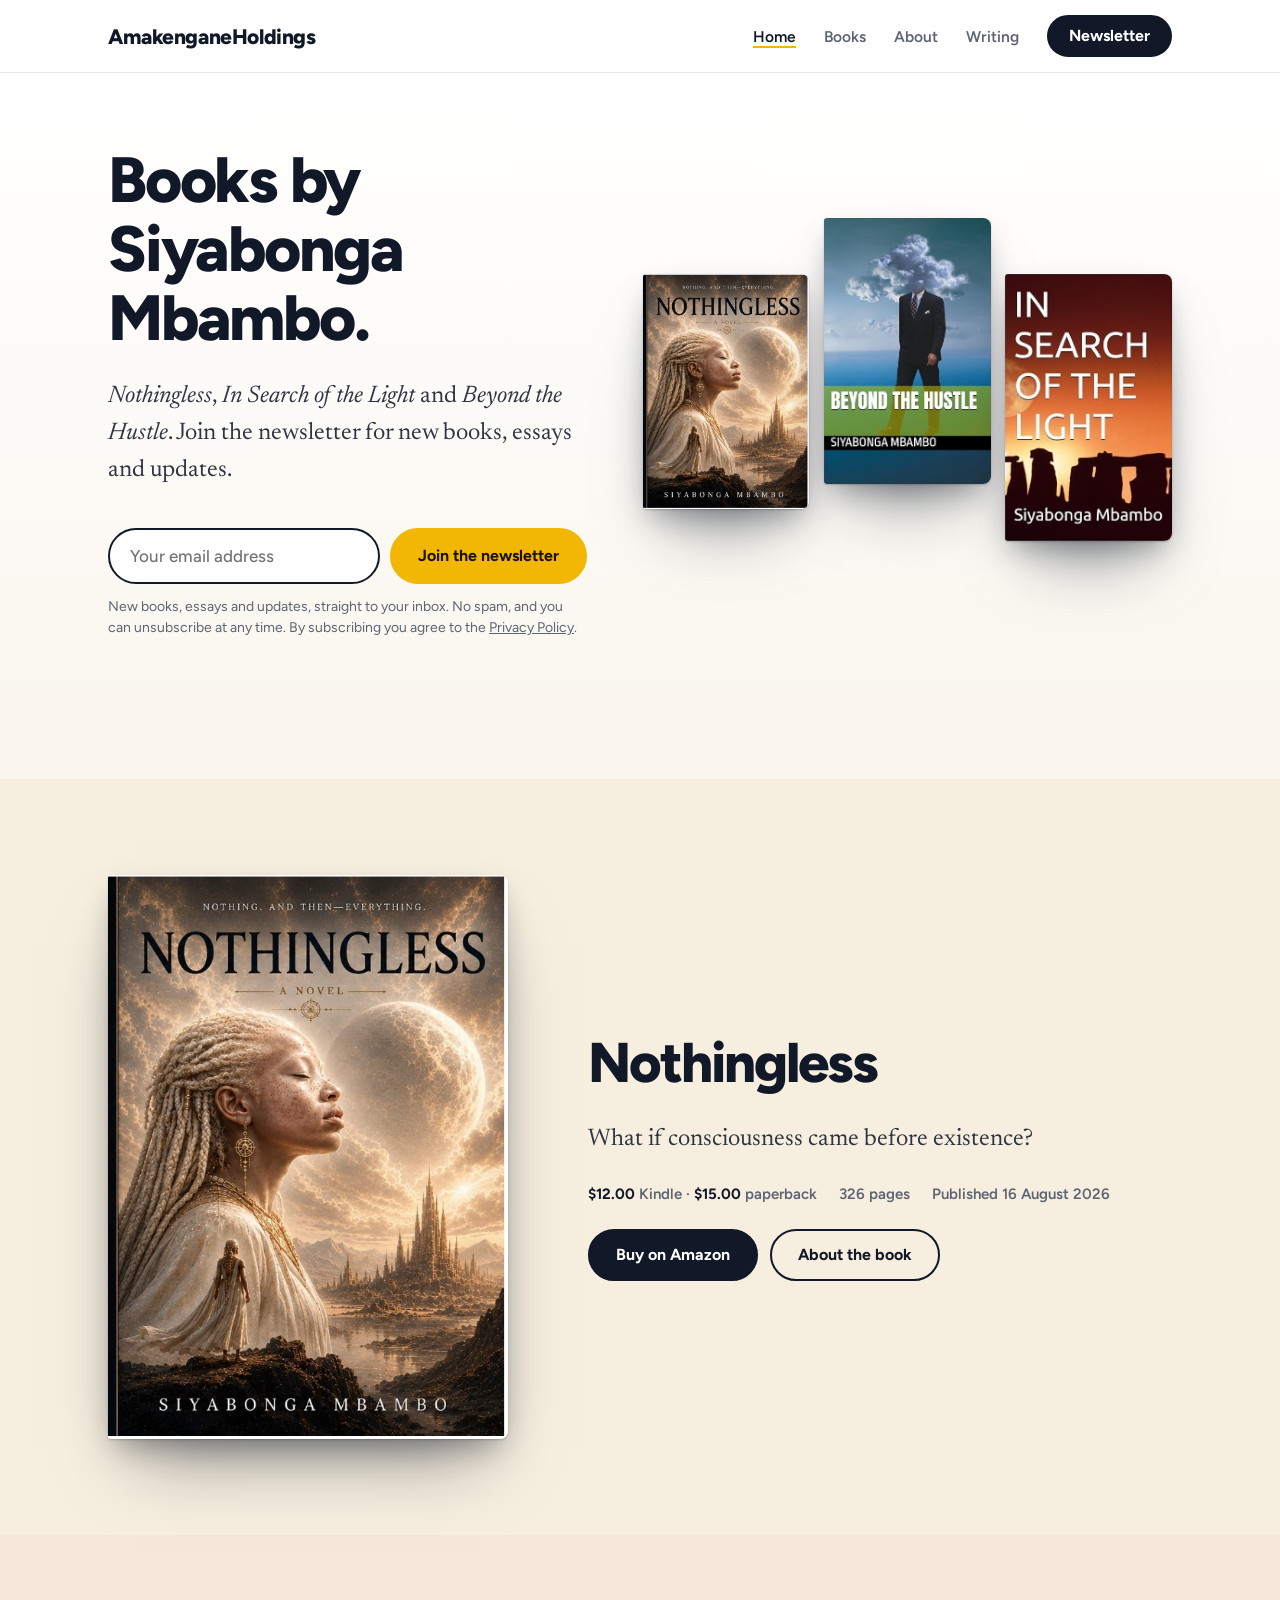
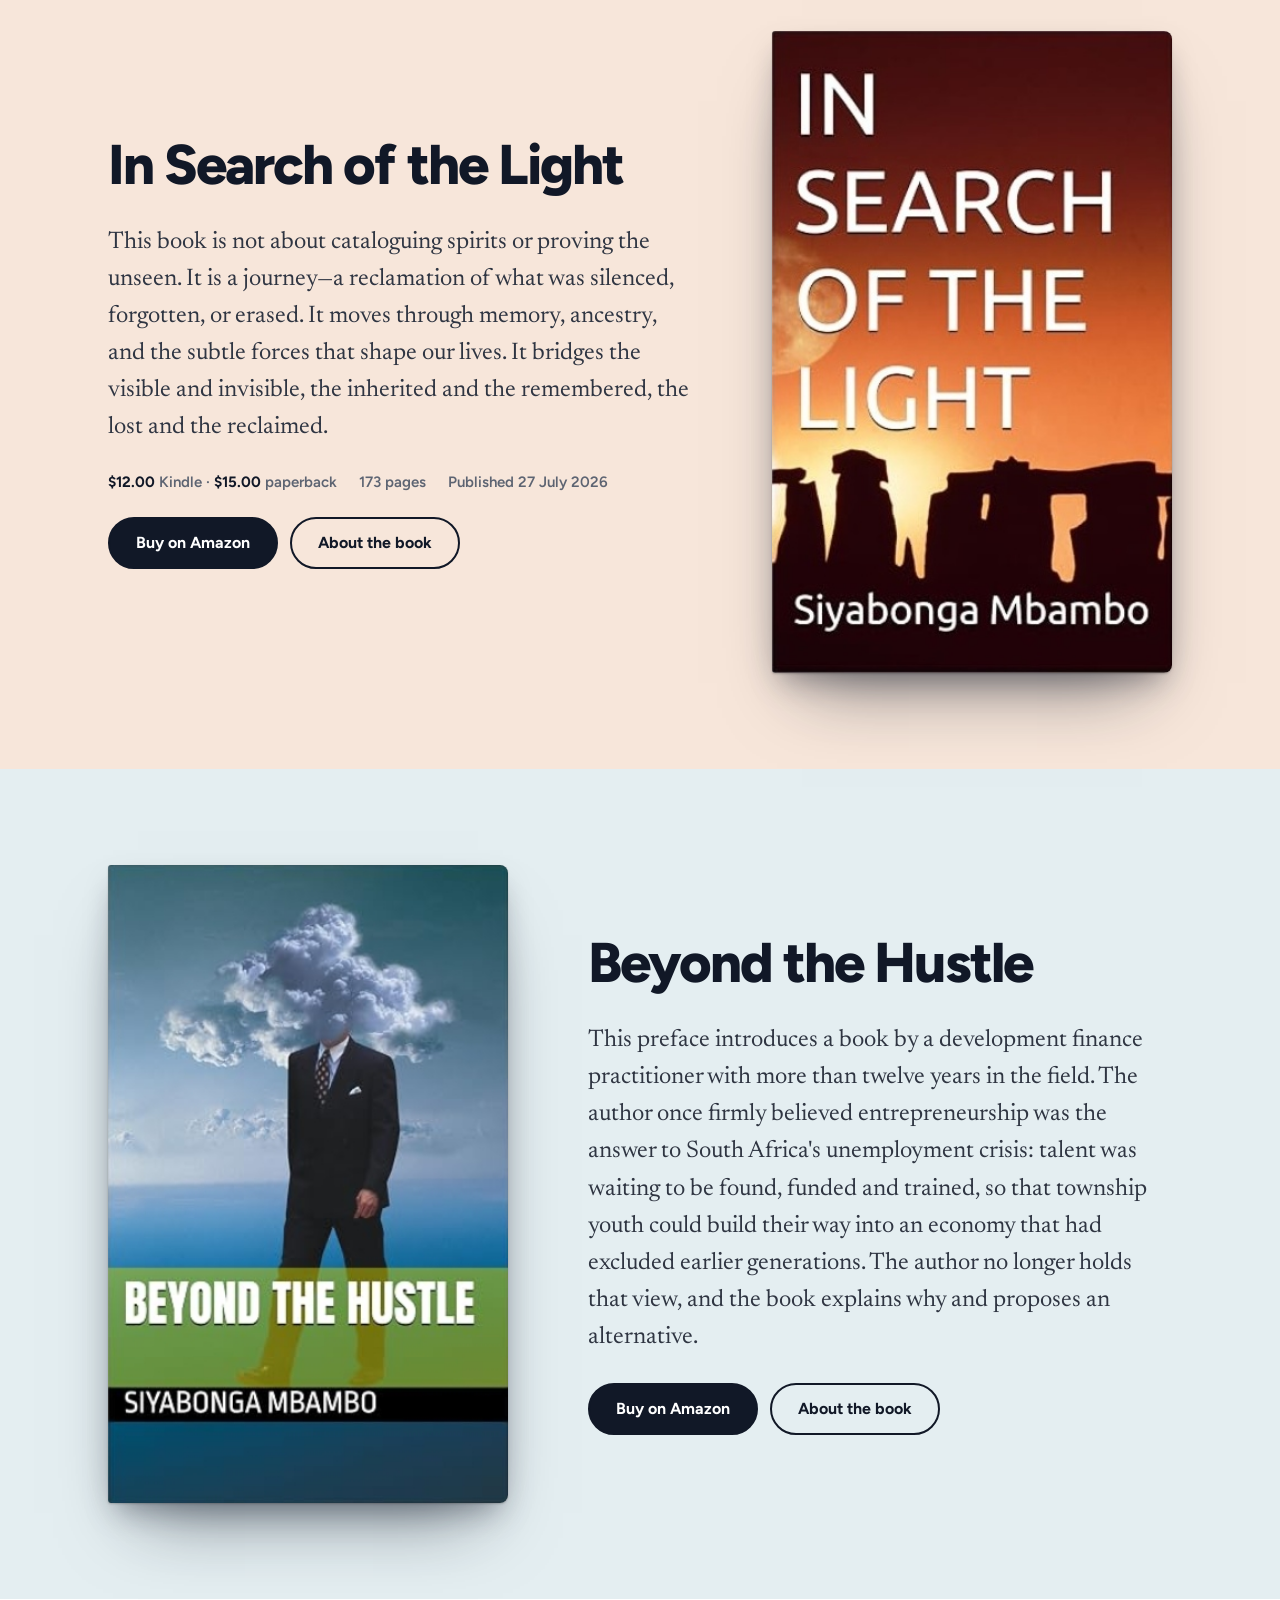
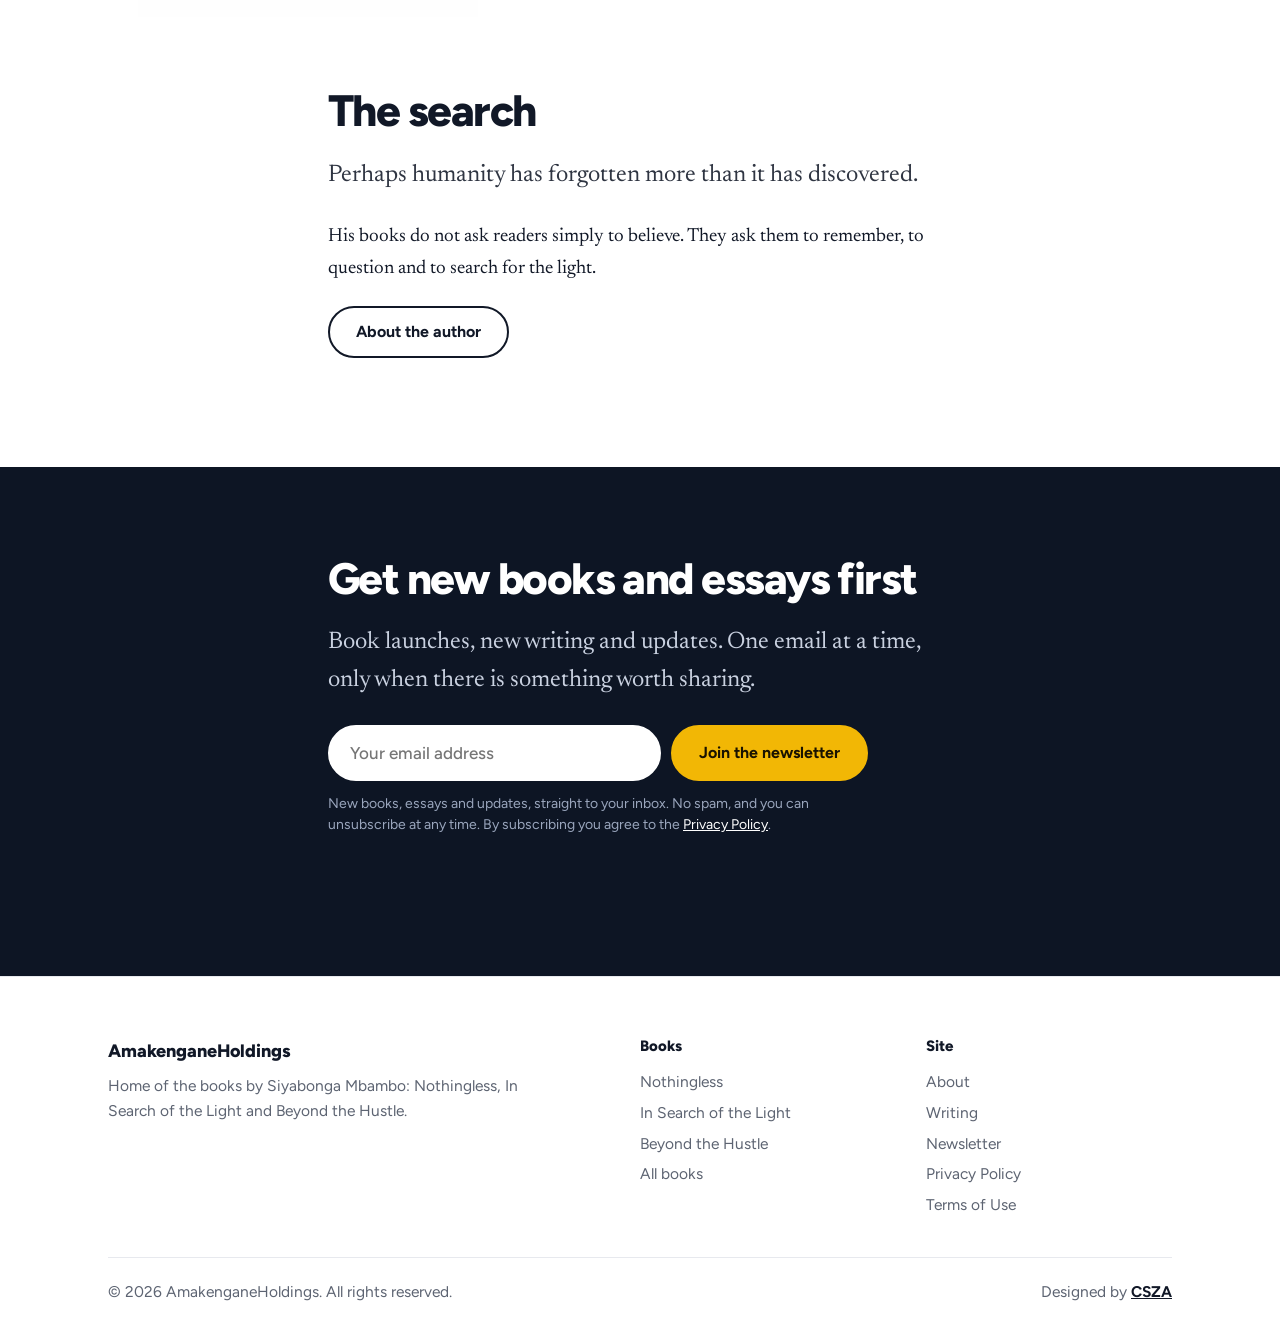
<file: index.html>
<!doctype html>
<html lang="en"><head><meta charset="utf-8">
<meta name="viewport" content="width=device-width,initial-scale=1">
<title>Siyabonga Mbambo | Author of Nothingless, In Search of the Light and Beyond the Hustle</title>
<meta name="description" content="Official website of author Siyabonga Mbambo. Explore Nothingless, In Search of the Light and Beyond the Hustle, see book details, and join the newsletter."><meta name="keywords" content="Siyabonga Mbambo, Siyabonga Mbambo author, Siyabonga Mbambo books, Nothingless novel, In Search of the Light, Beyond the Hustle, Kindle ebooks, author newsletter, Amakengane Holdings"><meta name="robots" content="index,follow,max-image-preview:large">
<link rel="canonical" href="https://www.amakenganeholdings.co.za/">
<meta name="author" content="Siyabonga Mbambo">
<meta property="og:type" content="website"><meta property="og:site_name" content="Siyabonga Mbambo">
<meta property="og:title" content="Siyabonga Mbambo | Author of Nothingless, In Search of the Light and Beyond the Hustle"><meta property="og:description" content="Official website of author Siyabonga Mbambo. Explore Nothingless, In Search of the Light and Beyond the Hustle, see book details, and join the newsletter."><meta property="og:url" content="https://www.amakenganeholdings.co.za/">
<meta property="og:image" content="https://www.amakenganeholdings.co.za/og-image.png">
<meta name="twitter:card" content="summary_large_image"><meta name="twitter:title" content="Siyabonga Mbambo | Author of Nothingless, In Search of the Light and Beyond the Hustle"><meta name="twitter:description" content="Official website of author Siyabonga Mbambo. Explore Nothingless, In Search of the Light and Beyond the Hustle, see book details, and join the newsletter.">
<meta name="newsletter-endpoint" content="https://formspree.io/f/mgavkwjn">
<link rel="icon" href="favicon.svg" type="image/svg+xml"><link rel="icon" href="favicon-32.png" sizes="32x32" type="image/png"><link rel="apple-touch-icon" href="apple-touch-icon.png">
<link rel="sitemap" type="application/xml" href="https://www.amakenganeholdings.co.za/sitemap.xml">
<link rel="preconnect" href="https://fonts.googleapis.com"><link rel="preconnect" href="https://fonts.gstatic.com" crossorigin>
<link href="https://fonts.googleapis.com/css2?family=Figtree:wght@500;600;700&family=Newsreader:ital,opsz,wght@0,6..72,400;0,6..72,600;1,6..72,400&display=swap" rel="stylesheet">
<link rel="stylesheet" href="style.css"><script type="application/ld+json">{"@context": "https://schema.org", "@type": "Person", "name": "Siyabonga Mbambo", "url": "https://www.amakenganeholdings.co.za/", "jobTitle": "Author", "description": "Siyabonga Mbambo is the author of Nothingless, In Search of the Light and Beyond the Hustle.", "sameAs": ["https://www.amazon.nl/Nothingless-English-Siyabonga-Mbambo-ebook/dp/B0HFGPRQQQ", "https://www.amazon.com/SEARCH-LIGHT-Siyabonga-Mbambo-ebook/dp/B0HBRB9HQM", "https://www.amazon.com/dp/B0HL6J7Z6H"], "author": [{"@type": "Book", "name": "Nothingless", "url": "https://www.amakenganeholdings.co.za/nothingless.html"}, {"@type": "Book", "name": "In Search of the Light", "url": "https://www.amakenganeholdings.co.za/in-search-of-the-light.html"}, {"@type": "Book", "name": "Beyond the Hustle", "url": "https://www.amakenganeholdings.co.za/beyond-the-hustle.html"}]}</script><script type="application/ld+json">{"@context": "https://schema.org", "@type": "WebSite", "name": "Siyabonga Mbambo", "url": "https://www.amakenganeholdings.co.za/"}</script>
</head><body>
<a class="skip" href="#main">Skip to content</a>
<header class="site-header"><div class="wrap">
<a class="brand" href="index.html">AmakenganeHoldings</a>
<button class="menu-btn" aria-expanded="false" aria-controls="nav">Menu</button>
<nav class="nav" id="nav" aria-label="Main"><a href="index.html" aria-current="page">Home</a><a href="books.html">Books</a><a href="about.html">About</a><a href="writing.html">Writing</a><a class="btn" href="index.html#newsletter" style="color:#fff">Newsletter</a></nav>
</div></header>
<main id="main">
<section class="hero"><div class="wrap">
<div><h1>Books by Siyabonga Mbambo.</h1>
<p class="lead"><em>Nothingless</em>, <em>In Search of the Light</em> and <em>Beyond the Hustle</em>. Join the newsletter for new books, essays and updates.</p>
<div id="newsletter"><div><form class="signup" novalidate>
<label class="skip" for="em-l">Email address</label>
<input id="em-l" type="email" name="email" placeholder="Your email address" autocomplete="email" required>
<input class="hp" type="text" name="website" tabindex="-1" autocomplete="off" aria-hidden="true">
<button class="btn gold" type="submit">Join the newsletter</button></form>
<p class="form-note">New books, essays and updates, straight to your inbox. No spam, and you can unsubscribe at any time. By subscribing you agree to the <a href="privacy.html">Privacy Policy</a>.</p>
<p class="form-msg" role="status" aria-live="polite"></p></div></div></div>
<div class="stack" aria-label="Book covers">
<a class="coverlink s1" href="nothingless.html"><img class="bookimg" src="nothingless-cover.jpg" alt="Cover of Nothingless, a novel by Siyabonga Mbambo" width="520" height="760"></a>
<a class="coverlink s3" href="beyond-the-hustle.html"><img class="bookimg" src="beyond-the-hustle-cover.jpg" alt="Cover of Beyond the Hustle by Siyabonga Mbambo" width="520" height="760"></a>
<a class="coverlink s2" href="in-search-of-the-light.html"><img class="bookimg" src="in-search-of-the-light-cover.jpg" alt="Cover of In Search of the Light by Siyabonga Mbambo" width="520" height="760"></a></div>
</div></section>
<section class="feature" style="background:#f6eedf"><div class="wrap">
<div class="fimg"><a class="coverlink" href="nothingless.html" aria-label="Nothingless"><img class="bookimg" src="nothingless-cover.jpg" alt="Cover of Nothingless, a novel by Siyabonga Mbambo" width="520" height="760"></a></div>
<div><h2>Nothingless</h2><p class="lead">What if consciousness came before existence?</p><p class="facts"><span><b>$12.00</b> Kindle &middot; <b>$15.00</b> paperback</span><span>326 pages</span><span>Published 16 August 2026</span></p>
<div class="actions"><a class="btn" href="https://www.amazon.nl/Nothingless-English-Siyabonga-Mbambo-ebook/dp/B0HFGPRQQQ" target="_blank" rel="noopener">Buy on Amazon</a>
<a class="btn ghost" href="nothingless.html">About the book</a></div></div></div></section><section class="feature flip" style="background:#f7e6da"><div class="wrap">
<div class="fimg"><a class="coverlink" href="in-search-of-the-light.html" aria-label="In Search of the Light"><img class="bookimg" src="in-search-of-the-light-cover.jpg" alt="Cover of In Search of the Light by Siyabonga Mbambo" width="520" height="760"></a></div>
<div><h2>In Search of the Light</h2><p class="lead">This book is not about cataloguing spirits or proving the unseen. It is a journey&mdash;a reclamation of what was silenced, forgotten, or erased. It moves through memory, ancestry, and the subtle forces that shape our lives. It bridges the visible and invisible, the inherited and the remembered, the lost and the reclaimed.</p><p class="facts"><span><b>$12.00</b> Kindle &middot; <b>$15.00</b> paperback</span><span>173 pages</span><span>Published 27 July 2026</span></p>
<div class="actions"><a class="btn" href="https://www.amazon.com/SEARCH-LIGHT-Siyabonga-Mbambo-ebook/dp/B0HBRB9HQM" target="_blank" rel="noopener">Buy on Amazon</a>
<a class="btn ghost" href="in-search-of-the-light.html">About the book</a></div></div></div></section><section class="feature" style="background:#e4eef1"><div class="wrap">
<div class="fimg"><a class="coverlink" href="beyond-the-hustle.html" aria-label="Beyond the Hustle"><img class="bookimg" src="beyond-the-hustle-cover.jpg" alt="Cover of Beyond the Hustle by Siyabonga Mbambo" width="520" height="760"></a></div>
<div><h2>Beyond the Hustle</h2><p class="lead">This preface introduces a book by a development finance practitioner with more than twelve years in the field. The author once firmly believed entrepreneurship was the answer to South Africa's unemployment crisis: talent was waiting to be found, funded and trained, so that township youth could build their way into an economy that had excluded earlier generations. The author no longer holds that view, and the book explains why and proposes an alternative.</p>
<div class="actions"><a class="btn" href="https://www.amazon.com/dp/B0HL6J7Z6H" target="_blank" rel="noopener">Buy on Amazon</a>
<a class="btn ghost" href="beyond-the-hustle.html">About the book</a></div></div></div></section>
<section><div class="narrow">
<h2>The search</h2>
<p class="lead">Perhaps humanity has forgotten more than it has discovered.</p>
<p>His books do not ask readers simply to believe. They ask them to remember, to question and to search for the light.</p>
<p><a class="btn ghost" href="about.html">About the author</a></p>
</div></section>
<section class="band"><div class="narrow">
<h2>Get new books and essays first</h2>
<p class="lead">Book launches, new writing and updates. One email at a time, only when there is something worth sharing.</p>
<div><form class="signup" novalidate>
<label class="skip" for="em-d">Email address</label>
<input id="em-d" type="email" name="email" placeholder="Your email address" autocomplete="email" required>
<input class="hp" type="text" name="website" tabindex="-1" autocomplete="off" aria-hidden="true">
<button class="btn gold" type="submit">Join the newsletter</button></form>
<p class="form-note">New books, essays and updates, straight to your inbox. No spam, and you can unsubscribe at any time. By subscribing you agree to the <a href="privacy.html">Privacy Policy</a>.</p>
<p class="form-msg" role="status" aria-live="polite"></p></div>
</div></section></main>
<footer class="site-footer"><div class="wrap">
<div class="foot">
<div><p class="sans" style="font-weight:800;color:var(--ink);font-size:18px;margin-bottom:8px">AmakenganeHoldings</p>
<p style="max-width:28em">Home of the books by Siyabonga Mbambo: Nothingless, In Search of the Light and Beyond the Hustle.</p></div>
<div><h4>Books</h4><a href="nothingless.html">Nothingless</a><a href="in-search-of-the-light.html">In Search of the Light</a><a href="beyond-the-hustle.html">Beyond the Hustle</a><a href="books.html">All books</a></div>
<div><h4>Site</h4><a href="about.html">About</a><a href="writing.html">Writing</a><a href="index.html#newsletter">Newsletter</a><a href="privacy.html">Privacy Policy</a><a href="terms.html">Terms of Use</a></div>
</div>
<div class="legal"><span>&copy; 2026 AmakenganeHoldings. All rights reserved.</span>
<span>Designed by <a href="https://cloudsolutionsza.com" target="_blank" rel="noopener">CSZA</a></span></div>
</div></footer>
<script src="script.js" defer></script>
</body></html>
</file>
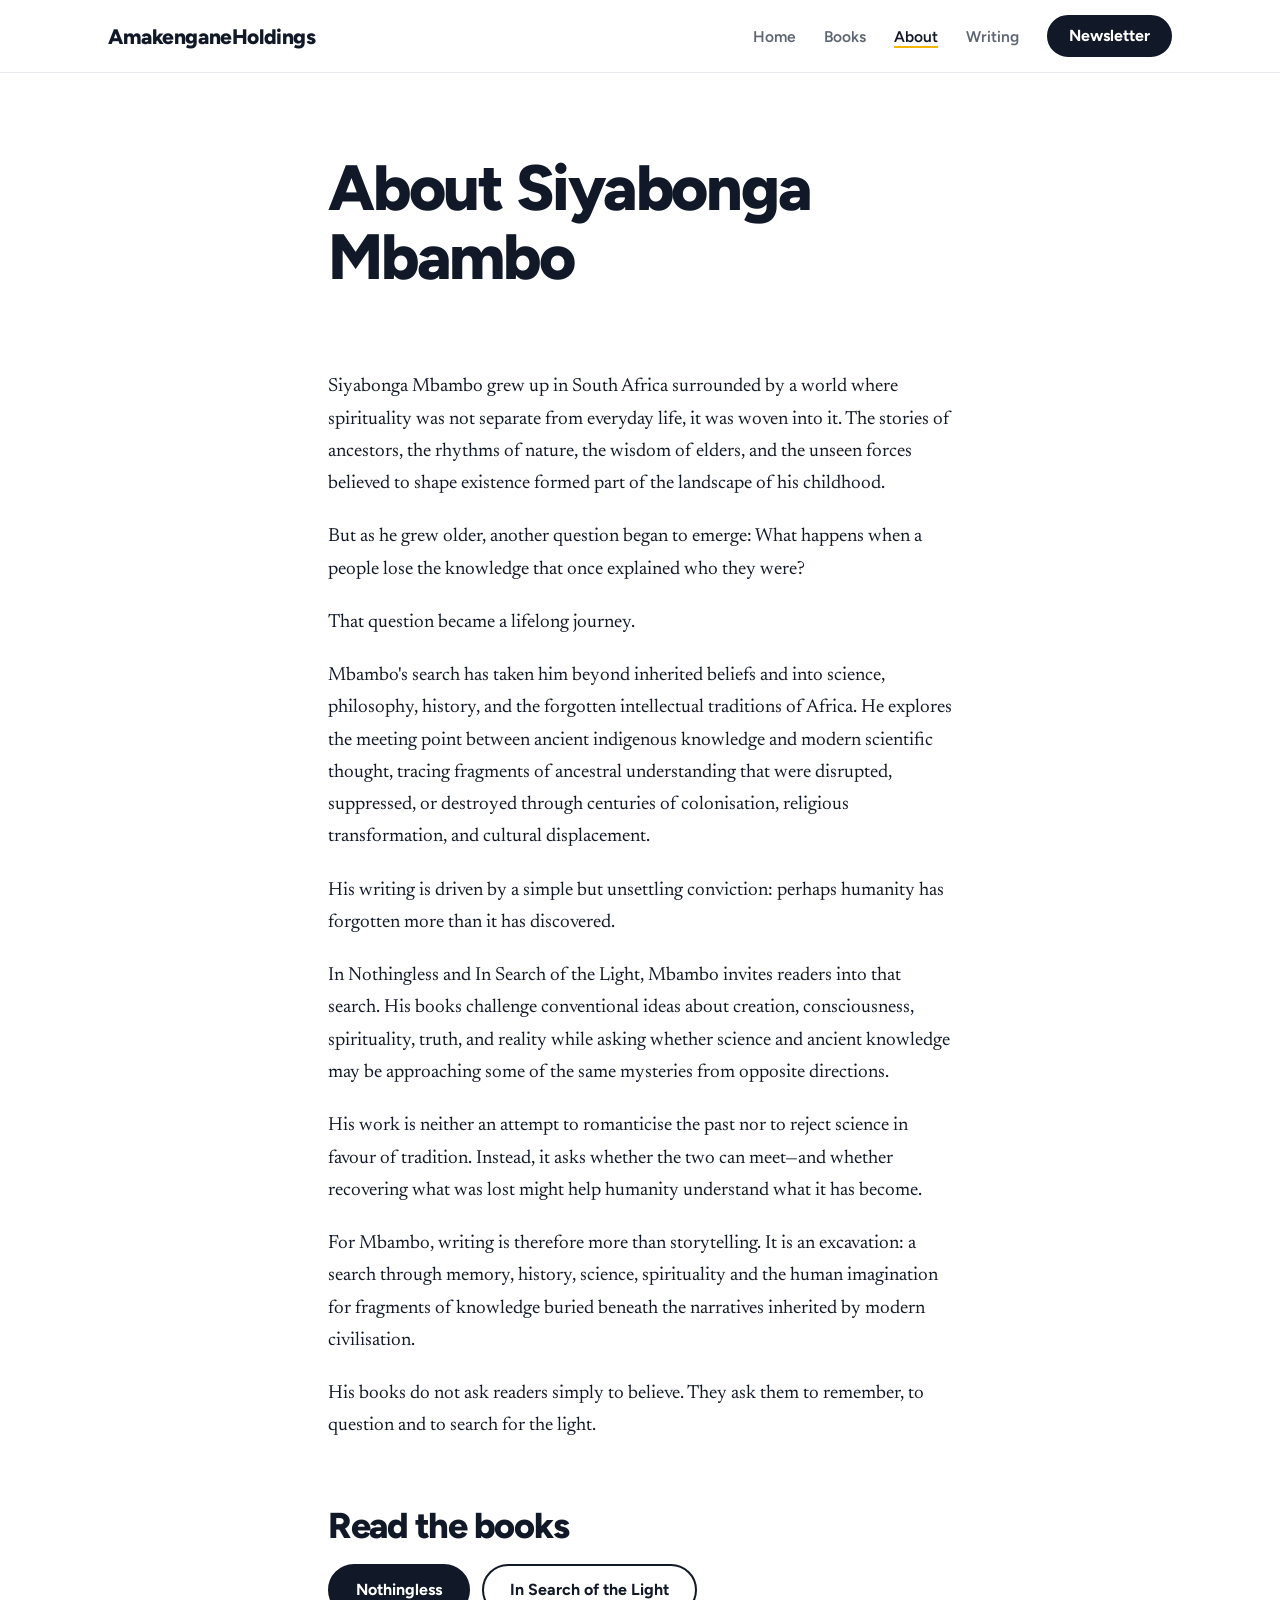
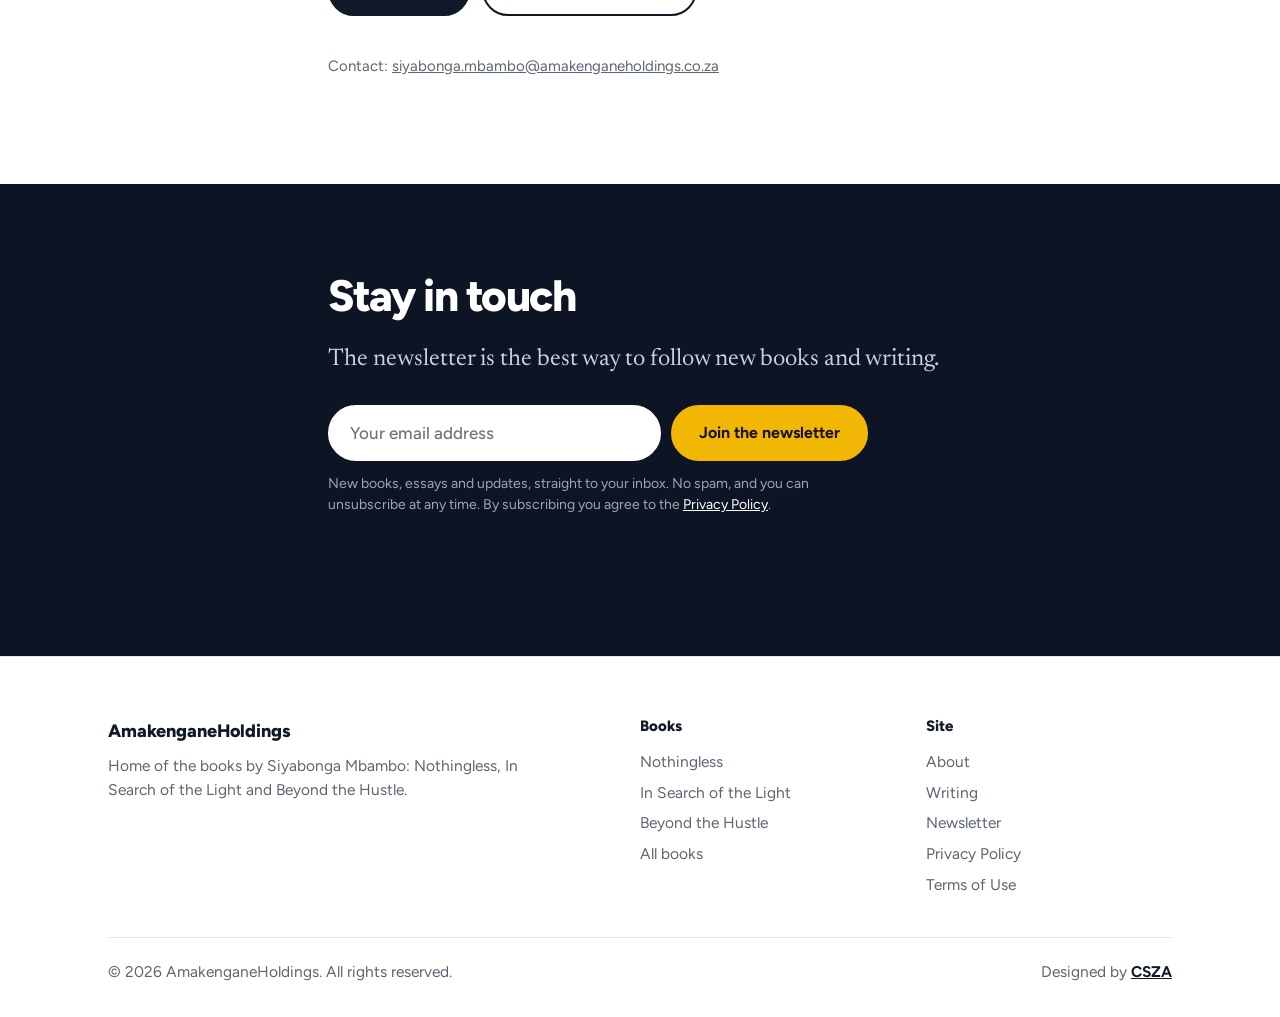
<file: about.html>
<!doctype html>
<html lang="en"><head><meta charset="utf-8">
<meta name="viewport" content="width=device-width,initial-scale=1">
<title>About Siyabonga Mbambo | Author Biography and Story</title>
<meta name="description" content="Meet Siyabonga Mbambo, author of Nothingless, In Search of the Light and Beyond the Hustle. Read the author biography."><meta name="keywords" content="Siyabonga Mbambo biography, about Siyabonga Mbambo, Siyabonga Mbambo autobiography, author story, why I write"><meta name="robots" content="index,follow,max-image-preview:large">
<link rel="canonical" href="https://www.amakenganeholdings.co.za/about.html">
<meta name="author" content="Siyabonga Mbambo">
<meta property="og:type" content="profile"><meta property="og:site_name" content="Siyabonga Mbambo">
<meta property="og:title" content="About Siyabonga Mbambo | Author Biography and Story"><meta property="og:description" content="Meet Siyabonga Mbambo, author of Nothingless, In Search of the Light and Beyond the Hustle. Read the author biography."><meta property="og:url" content="https://www.amakenganeholdings.co.za/about.html">
<meta property="og:image" content="https://www.amakenganeholdings.co.za/og-image.png">
<meta name="twitter:card" content="summary_large_image"><meta name="twitter:title" content="About Siyabonga Mbambo | Author Biography and Story"><meta name="twitter:description" content="Meet Siyabonga Mbambo, author of Nothingless, In Search of the Light and Beyond the Hustle. Read the author biography.">
<meta name="newsletter-endpoint" content="https://formspree.io/f/mgavkwjn">
<link rel="icon" href="favicon.svg" type="image/svg+xml"><link rel="icon" href="favicon-32.png" sizes="32x32" type="image/png"><link rel="apple-touch-icon" href="apple-touch-icon.png">
<link rel="sitemap" type="application/xml" href="https://www.amakenganeholdings.co.za/sitemap.xml">
<link rel="preconnect" href="https://fonts.googleapis.com"><link rel="preconnect" href="https://fonts.gstatic.com" crossorigin>
<link href="https://fonts.googleapis.com/css2?family=Figtree:wght@500;600;700&family=Newsreader:ital,opsz,wght@0,6..72,400;0,6..72,600;1,6..72,400&display=swap" rel="stylesheet">
<link rel="stylesheet" href="style.css"><script type="application/ld+json">{"@context": "https://schema.org", "@type": "Person", "name": "Siyabonga Mbambo", "url": "https://www.amakenganeholdings.co.za/", "jobTitle": "Author", "description": "Siyabonga Mbambo is the author of Nothingless, In Search of the Light and Beyond the Hustle.", "sameAs": ["https://www.amazon.nl/Nothingless-English-Siyabonga-Mbambo-ebook/dp/B0HFGPRQQQ", "https://www.amazon.com/SEARCH-LIGHT-Siyabonga-Mbambo-ebook/dp/B0HBRB9HQM", "https://www.amazon.com/dp/B0HL6J7Z6H"], "author": [{"@type": "Book", "name": "Nothingless", "url": "https://www.amakenganeholdings.co.za/nothingless.html"}, {"@type": "Book", "name": "In Search of the Light", "url": "https://www.amakenganeholdings.co.za/in-search-of-the-light.html"}, {"@type": "Book", "name": "Beyond the Hustle", "url": "https://www.amakenganeholdings.co.za/beyond-the-hustle.html"}]}</script><script type="application/ld+json">{"@context": "https://schema.org", "@type": "BreadcrumbList", "itemListElement": [{"@type": "ListItem", "position": 1, "name": "Home", "item": "https://www.amakenganeholdings.co.za/"}, {"@type": "ListItem", "position": 2, "name": "About", "item": "https://www.amakenganeholdings.co.za/about.html"}]}</script>
</head><body>
<a class="skip" href="#main">Skip to content</a>
<header class="site-header"><div class="wrap">
<a class="brand" href="index.html">AmakenganeHoldings</a>
<button class="menu-btn" aria-expanded="false" aria-controls="nav">Menu</button>
<nav class="nav" id="nav" aria-label="Main"><a href="index.html">Home</a><a href="books.html">Books</a><a href="about.html" aria-current="page">About</a><a href="writing.html">Writing</a><a class="btn" href="index.html#newsletter" style="color:#fff">Newsletter</a></nav>
</div></header>
<main id="main">
<section class="pagehead"><div class="narrow"><h1>About Siyabonga Mbambo</h1></div></section>
<section style="padding-top:24px"><div class="narrow prose">
<p>Siyabonga Mbambo grew up in South Africa surrounded by a world where spirituality was not separate from everyday life, it was woven into it. The stories of ancestors, the rhythms of nature, the wisdom of elders, and the unseen forces believed to shape existence formed part of the landscape of his childhood.</p><p>But as he grew older, another question began to emerge: What happens when a people lose the knowledge that once explained who they were?</p><p>That question became a lifelong journey.</p><p>Mbambo's search has taken him beyond inherited beliefs and into science, philosophy, history, and the forgotten intellectual traditions of Africa. He explores the meeting point between ancient indigenous knowledge and modern scientific thought, tracing fragments of ancestral understanding that were disrupted, suppressed, or destroyed through centuries of colonisation, religious transformation, and cultural displacement.</p><p>His writing is driven by a simple but unsettling conviction: perhaps humanity has forgotten more than it has discovered.</p><p>In Nothingless and In Search of the Light, Mbambo invites readers into that search. His books challenge conventional ideas about creation, consciousness, spirituality, truth, and reality while asking whether science and ancient knowledge may be approaching some of the same mysteries from opposite directions.</p><p>His work is neither an attempt to romanticise the past nor to reject science in favour of tradition. Instead, it asks whether the two can meet&mdash;and whether recovering what was lost might help humanity understand what it has become.</p><p>For Mbambo, writing is therefore more than storytelling. It is an excavation: a search through memory, history, science, spirituality and the human imagination for fragments of knowledge buried beneath the narratives inherited by modern civilisation.</p><p>His books do not ask readers simply to believe. They ask them to remember, to question and to search for the light.</p>
<h2>Read the books</h2>
<div class="actions"><a class="btn" href="nothingless.html">Nothingless</a><a class="btn ghost" href="in-search-of-the-light.html">In Search of the Light</a></div>
<p class="muted sans" style="font-size:15px;margin-top:2.5em">Contact: <a href="mailto:siyabonga.mbambo@amakenganeholdings.co.za">siyabonga.mbambo@amakenganeholdings.co.za</a></p>
</div></section>
<section class="band"><div class="narrow"><h2>Stay in touch</h2><p class="lead">The newsletter is the best way to follow new books and writing.</p><div><form class="signup" novalidate>
<label class="skip" for="em-d">Email address</label>
<input id="em-d" type="email" name="email" placeholder="Your email address" autocomplete="email" required>
<input class="hp" type="text" name="website" tabindex="-1" autocomplete="off" aria-hidden="true">
<button class="btn gold" type="submit">Join the newsletter</button></form>
<p class="form-note">New books, essays and updates, straight to your inbox. No spam, and you can unsubscribe at any time. By subscribing you agree to the <a href="privacy.html">Privacy Policy</a>.</p>
<p class="form-msg" role="status" aria-live="polite"></p></div></div></section></main>
<footer class="site-footer"><div class="wrap">
<div class="foot">
<div><p class="sans" style="font-weight:800;color:var(--ink);font-size:18px;margin-bottom:8px">AmakenganeHoldings</p>
<p style="max-width:28em">Home of the books by Siyabonga Mbambo: Nothingless, In Search of the Light and Beyond the Hustle.</p></div>
<div><h4>Books</h4><a href="nothingless.html">Nothingless</a><a href="in-search-of-the-light.html">In Search of the Light</a><a href="beyond-the-hustle.html">Beyond the Hustle</a><a href="books.html">All books</a></div>
<div><h4>Site</h4><a href="about.html">About</a><a href="writing.html">Writing</a><a href="index.html#newsletter">Newsletter</a><a href="privacy.html">Privacy Policy</a><a href="terms.html">Terms of Use</a></div>
</div>
<div class="legal"><span>&copy; 2026 AmakenganeHoldings. All rights reserved.</span>
<span>Designed by <a href="https://cloudsolutionsza.com" target="_blank" rel="noopener">CSZA</a></span></div>
</div></footer>
<script src="script.js" defer></script>
</body></html>
</file>
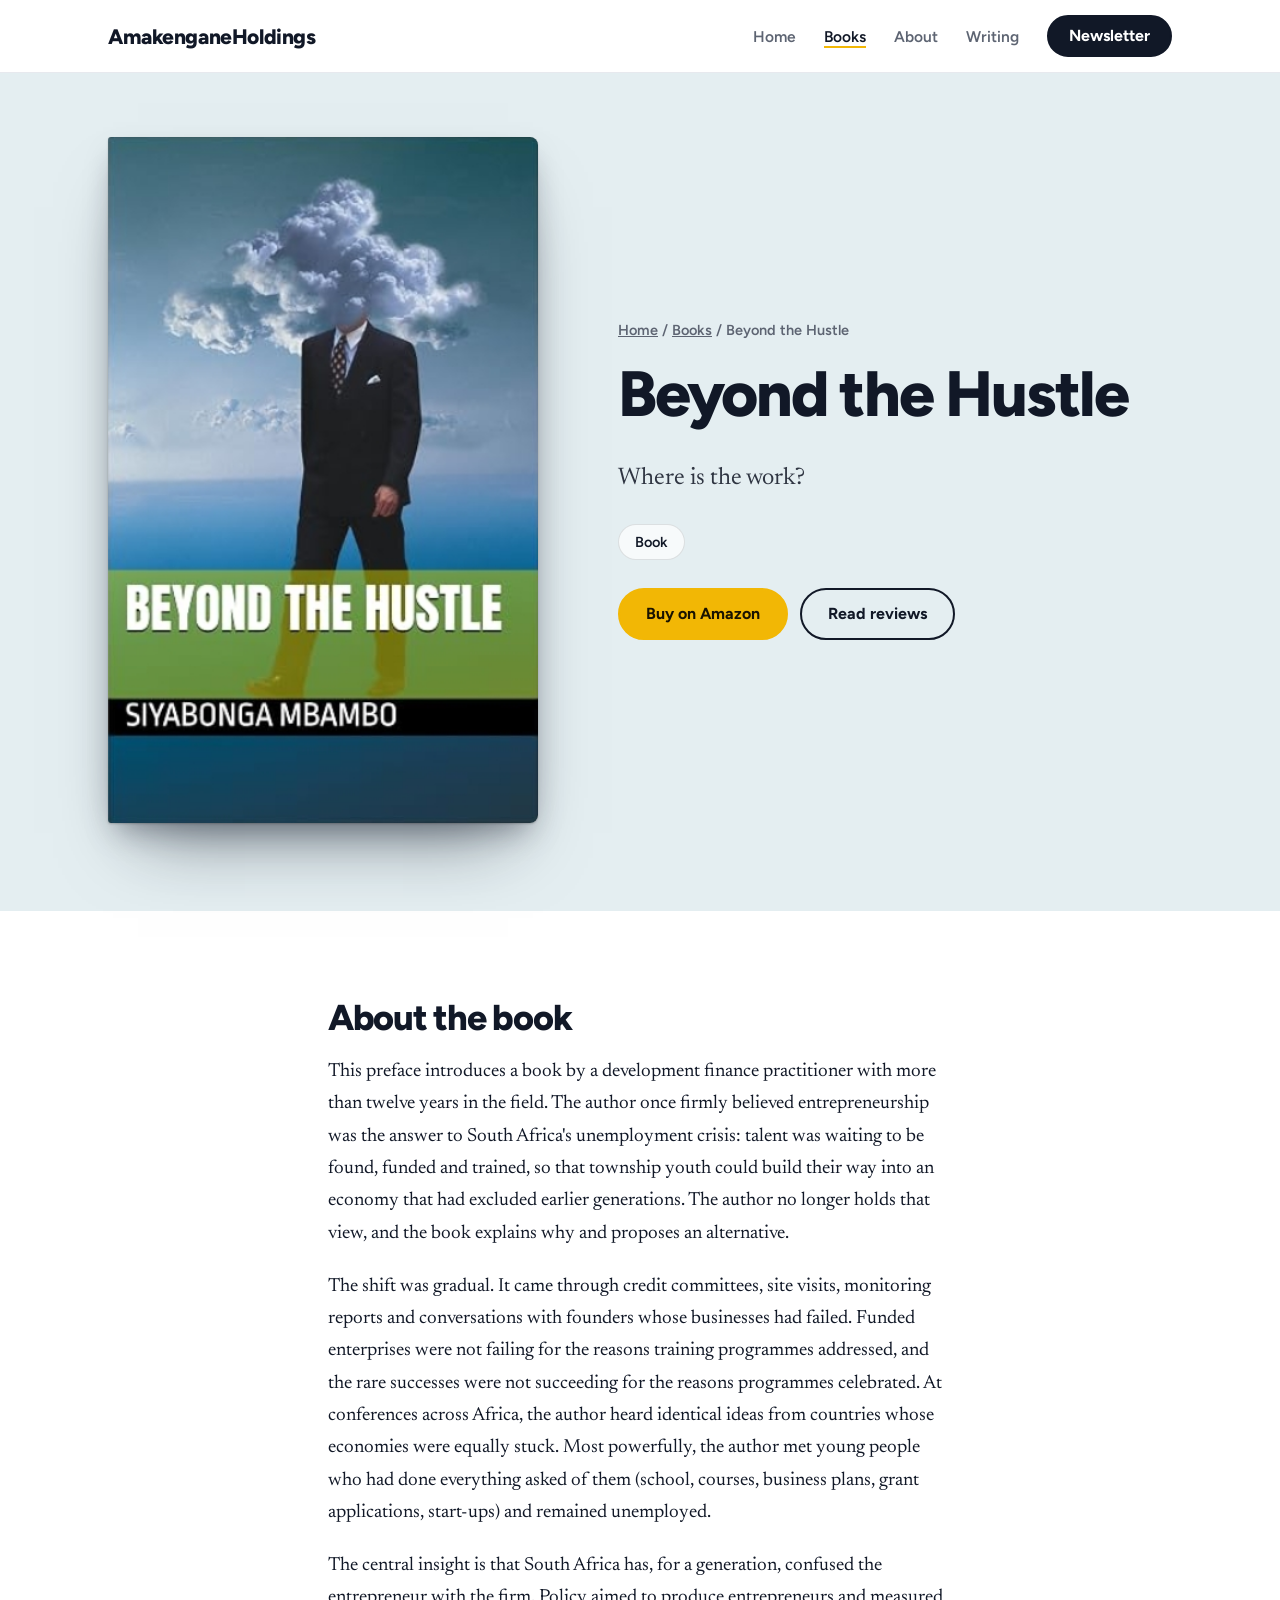
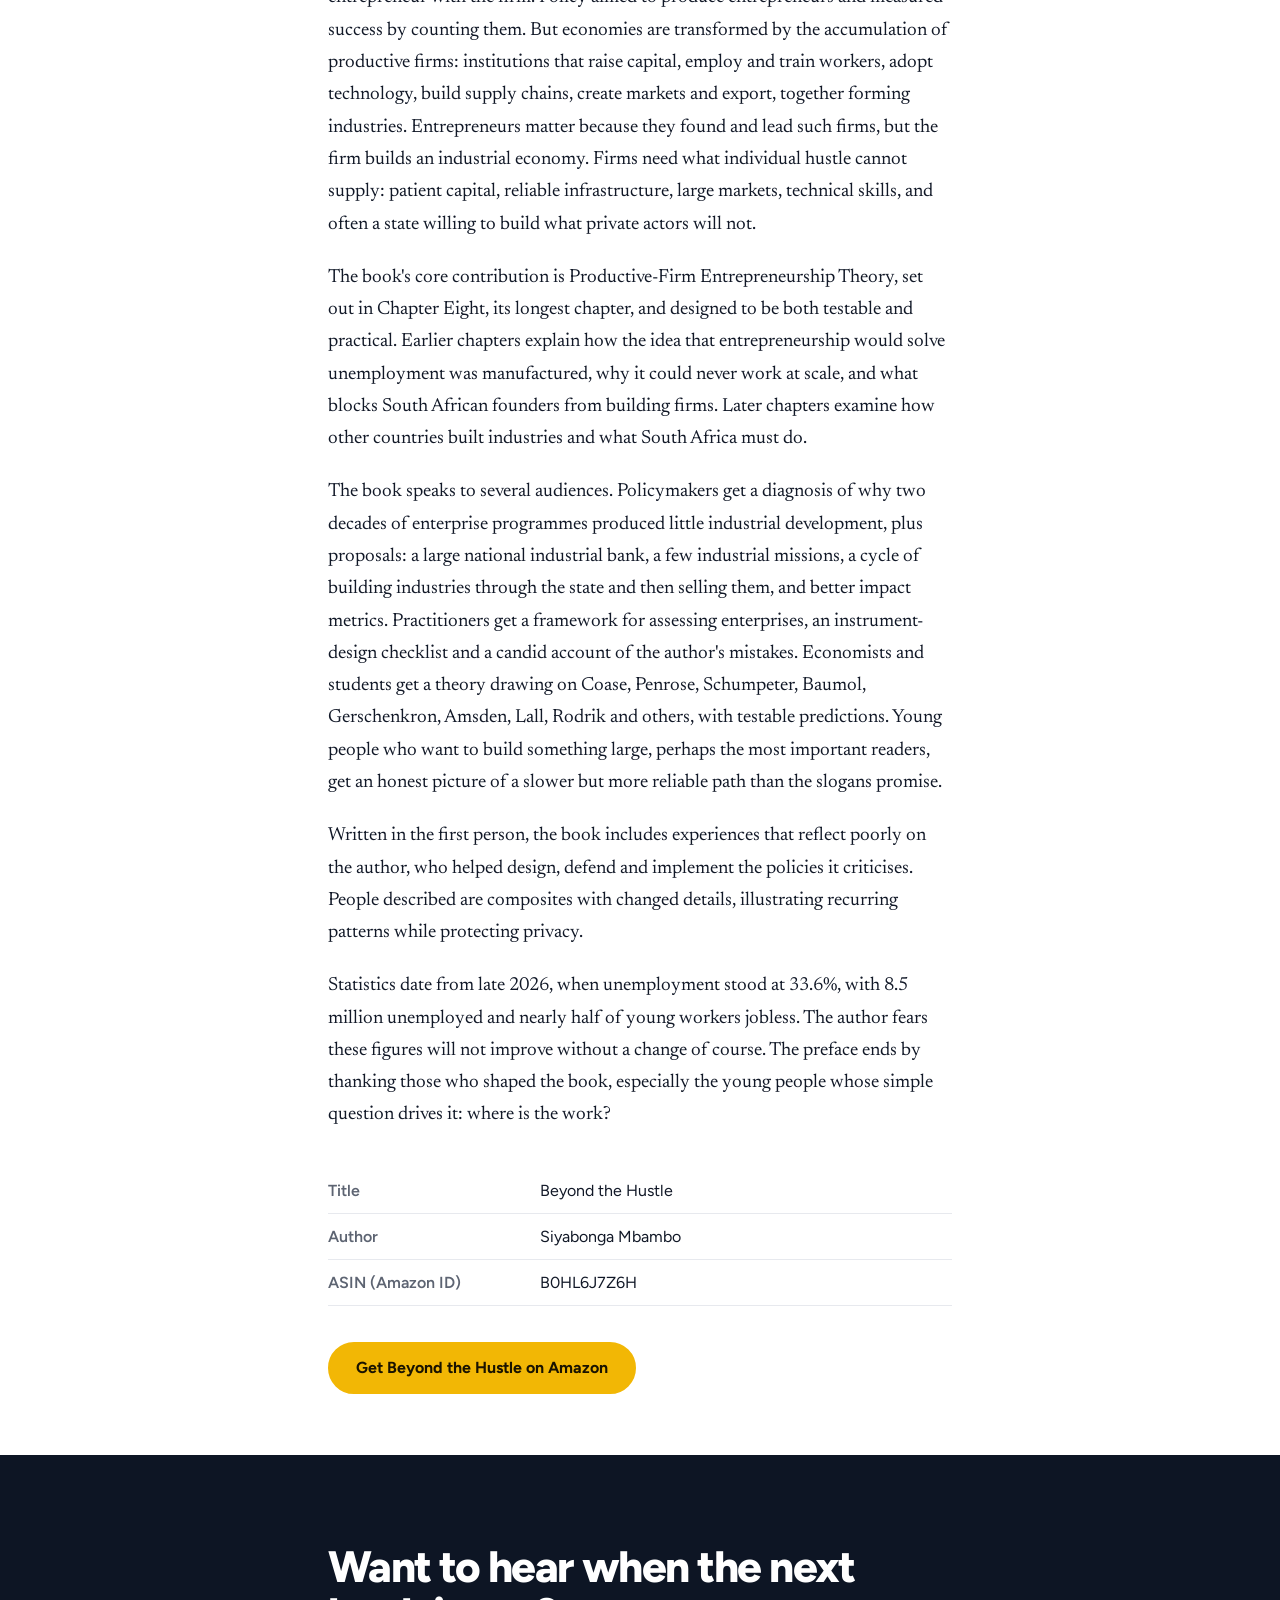
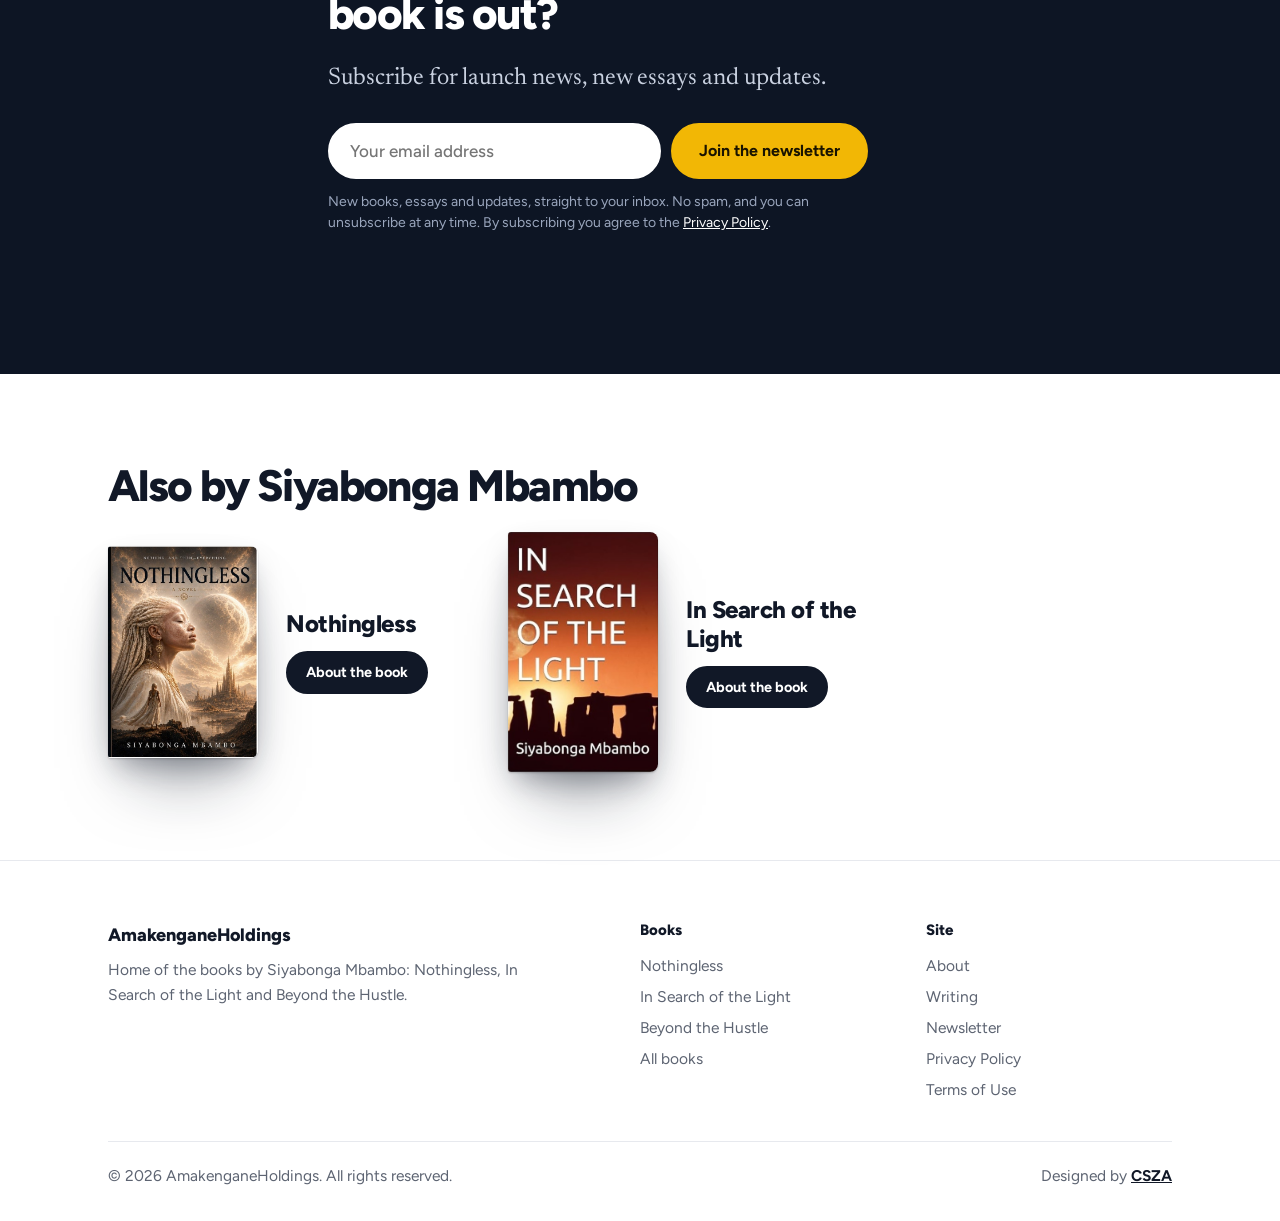
<file: beyond-the-hustle.html>
<!doctype html>
<html lang="en"><head><meta charset="utf-8">
<meta name="viewport" content="width=device-width,initial-scale=1">
<title>Beyond the Hustle by Siyabonga Mbambo | Book and where to buy</title>
<meta name="description" content="Beyond the Hustle by Siyabonga Mbambo. This preface introduces a book by a development finance practitioner with more than twelve years in the field. The author once firmly believed entrepreneurship was the answer to South Africa&#x27;s unemployment crisis: talent was waiting to be found, funded and trai"><meta name="keywords" content="Beyond the Hustle book, Beyond the Hustle Siyabonga Mbambo, South Africa unemployment, entrepreneurship and unemployment, Productive-Firm Entrepreneurship Theory, industrial policy South Africa, development finance, township youth, Siyabonga Mbambo"><meta name="robots" content="index,follow,max-image-preview:large">
<link rel="canonical" href="https://www.amakenganeholdings.co.za/beyond-the-hustle.html">
<meta name="author" content="Siyabonga Mbambo">
<meta property="og:type" content="book"><meta property="og:site_name" content="Siyabonga Mbambo">
<meta property="og:title" content="Beyond the Hustle by Siyabonga Mbambo | Book and where to buy"><meta property="og:description" content="Beyond the Hustle by Siyabonga Mbambo. This preface introduces a book by a development finance practitioner with more than twelve years in the field. The author once firmly believed entrepreneurship was the answer to South Africa&#x27;s unemployment crisis: talent was waiting to be found, funded and trai"><meta property="og:url" content="https://www.amakenganeholdings.co.za/beyond-the-hustle.html">
<meta property="og:image" content="https://www.amakenganeholdings.co.za/og-image.png">
<meta name="twitter:card" content="summary_large_image"><meta name="twitter:title" content="Beyond the Hustle by Siyabonga Mbambo | Book and where to buy"><meta name="twitter:description" content="Beyond the Hustle by Siyabonga Mbambo. This preface introduces a book by a development finance practitioner with more than twelve years in the field. The author once firmly believed entrepreneurship was the answer to South Africa&#x27;s unemployment crisis: talent was waiting to be found, funded and trai">
<meta name="newsletter-endpoint" content="https://formspree.io/f/mgavkwjn">
<link rel="icon" href="favicon.svg" type="image/svg+xml"><link rel="icon" href="favicon-32.png" sizes="32x32" type="image/png"><link rel="apple-touch-icon" href="apple-touch-icon.png">
<link rel="sitemap" type="application/xml" href="https://www.amakenganeholdings.co.za/sitemap.xml">
<link rel="preconnect" href="https://fonts.googleapis.com"><link rel="preconnect" href="https://fonts.gstatic.com" crossorigin>
<link href="https://fonts.googleapis.com/css2?family=Figtree:wght@500;600;700&family=Newsreader:ital,opsz,wght@0,6..72,400;0,6..72,600;1,6..72,400&display=swap" rel="stylesheet">
<link rel="stylesheet" href="style.css"><script type="application/ld+json">{"@context": "https://schema.org", "@type": "Book", "name": "Beyond the Hustle", "author": {"@type": "Person", "name": "Siyabonga Mbambo"}, "url": "https://www.amakenganeholdings.co.za/beyond-the-hustle.html", "description": "This preface introduces a book by a development finance practitioner with more than twelve years in the field. The author once firmly believed entrepreneurship was the answer to South Africa's unemployment crisis: talent was waiting to be found, funded and trained, so that township youth could build their way into an economy that had excluded earlier generations. The author no longer holds that view, and the book explains why and proposes an alternative.", "inLanguage": "en", "image": "https://www.amakenganeholdings.co.za/beyond-the-hustle-cover.jpg", "workExample": {"@type": "Book", "inLanguage": "en", "url": "https://www.amazon.com/dp/B0HL6J7Z6H"}}</script><script type="application/ld+json">{"@context": "https://schema.org", "@type": "BreadcrumbList", "itemListElement": [{"@type": "ListItem", "position": 1, "name": "Home", "item": "https://www.amakenganeholdings.co.za/"}, {"@type": "ListItem", "position": 2, "name": "Books", "item": "https://www.amakenganeholdings.co.za/books.html"}, {"@type": "ListItem", "position": 3, "name": "Beyond the Hustle", "item": "https://www.amakenganeholdings.co.za/beyond-the-hustle.html"}]}</script>
</head><body>
<a class="skip" href="#main">Skip to content</a>
<header class="site-header"><div class="wrap">
<a class="brand" href="index.html">AmakenganeHoldings</a>
<button class="menu-btn" aria-expanded="false" aria-controls="nav">Menu</button>
<nav class="nav" id="nav" aria-label="Main"><a href="index.html">Home</a><a href="books.html" aria-current="page">Books</a><a href="about.html">About</a><a href="writing.html">Writing</a><a class="btn" href="index.html#newsletter" style="color:#fff">Newsletter</a></nav>
</div></header>
<main id="main">
<section class="bhero" style="background:#e4eef1"><div class="wrap">
<div class="fimg"><img class="bookimg" src="beyond-the-hustle-cover.jpg" alt="Cover of Beyond the Hustle by Siyabonga Mbambo" width="520" height="760"></div>
<div>
<p class="crumbs"><a href="index.html">Home</a> / <a href="books.html">Books</a> / Beyond the Hustle</p>
<h1>Beyond the Hustle</h1>
<p class="lead">Where is the work?</p>
<ul class="chips"><li>Book</li></ul>

<div class="actions"><a class="btn gold" href="https://www.amazon.com/dp/B0HL6J7Z6H" target="_blank" rel="noopener">Buy on Amazon</a>
<a class="btn ghost" href="https://www.amazon.com/dp/B0HL6J7Z6H#customerReviews" target="_blank" rel="noopener">Read reviews</a></div>
</div></div></section>
<section style="padding-bottom:40px"><div class="narrow prose">
<h2 style="margin-top:0">About the book</h2>
<p>This preface introduces a book by a development finance practitioner with more than twelve years in the field. The author once firmly believed entrepreneurship was the answer to South Africa's unemployment crisis: talent was waiting to be found, funded and trained, so that township youth could build their way into an economy that had excluded earlier generations. The author no longer holds that view, and the book explains why and proposes an alternative.</p><p>The shift was gradual. It came through credit committees, site visits, monitoring reports and conversations with founders whose businesses had failed. Funded enterprises were not failing for the reasons training programmes addressed, and the rare successes were not succeeding for the reasons programmes celebrated. At conferences across Africa, the author heard identical ideas from countries whose economies were equally stuck. Most powerfully, the author met young people who had done everything asked of them (school, courses, business plans, grant applications, start-ups) and remained unemployed.</p><p>The central insight is that South Africa has, for a generation, confused the entrepreneur with the firm. Policy aimed to produce entrepreneurs and measured success by counting them. But economies are transformed by the accumulation of productive firms: institutions that raise capital, employ and train workers, adopt technology, build supply chains, create markets and export, together forming industries. Entrepreneurs matter because they found and lead such firms, but the firm builds an industrial economy. Firms need what individual hustle cannot supply: patient capital, reliable infrastructure, large markets, technical skills, and often a state willing to build what private actors will not.</p><p>The book's core contribution is Productive-Firm Entrepreneurship Theory, set out in Chapter Eight, its longest chapter, and designed to be both testable and practical. Earlier chapters explain how the idea that entrepreneurship would solve unemployment was manufactured, why it could never work at scale, and what blocks South African founders from building firms. Later chapters examine how other countries built industries and what South Africa must do.</p><p>The book speaks to several audiences. Policymakers get a diagnosis of why two decades of enterprise programmes produced little industrial development, plus proposals: a large national industrial bank, a few industrial missions, a cycle of building industries through the state and then selling them, and better impact metrics. Practitioners get a framework for assessing enterprises, an instrument-design checklist and a candid account of the author's mistakes. Economists and students get a theory drawing on Coase, Penrose, Schumpeter, Baumol, Gerschenkron, Amsden, Lall, Rodrik and others, with testable predictions. Young people who want to build something large, perhaps the most important readers, get an honest picture of a slower but more reliable path than the slogans promise.</p><p>Written in the first person, the book includes experiences that reflect poorly on the author, who helped design, defend and implement the policies it criticises. People described are composites with changed details, illustrating recurring patterns while protecting privacy.</p><p>Statistics date from late 2026, when unemployment stood at 33.6%, with 8.5 million unemployed and nearly half of young workers jobless. The author fears these figures will not improve without a change of course. The preface ends by thanking those who shaped the book, especially the young people whose simple question drives it: where is the work?</p>
<table class="meta" style="margin-top:36px"><caption class="skip">Book details</caption><tr><th>Title</th><td>Beyond the Hustle</td></tr><tr><th>Author</th><td>Siyabonga Mbambo</td></tr><tr><th>ASIN (Amazon ID)</th><td>B0HL6J7Z6H</td></tr></table>
<p style="margin-top:36px"><a class="btn gold" href="https://www.amazon.com/dp/B0HL6J7Z6H" target="_blank" rel="noopener">Get Beyond the Hustle on Amazon</a></p>
</div></section>
<section class="band"><div class="narrow"><h2>Want to hear when the next book is out?</h2>
<p class="lead">Subscribe for launch news, new essays and updates.</p><div><form class="signup" novalidate>
<label class="skip" for="em-d">Email address</label>
<input id="em-d" type="email" name="email" placeholder="Your email address" autocomplete="email" required>
<input class="hp" type="text" name="website" tabindex="-1" autocomplete="off" aria-hidden="true">
<button class="btn gold" type="submit">Join the newsletter</button></form>
<p class="form-note">New books, essays and updates, straight to your inbox. No spam, and you can unsubscribe at any time. By subscribing you agree to the <a href="privacy.html">Privacy Policy</a>.</p>
<p class="form-msg" role="status" aria-live="polite"></p></div></div></section>
<section><div class="wrap"><h2>Also by Siyabonga Mbambo</h2>
<div class="alsogrid"><div class="also"><a class="coverlink" href="nothingless.html" aria-label="Nothingless"><img class="bookimg" src="nothingless-cover.jpg" alt="Cover of Nothingless, a novel by Siyabonga Mbambo" width="520" height="760"></a>
<div><h3>Nothingless</h3><a class="btn" href="nothingless.html">About the book</a></div></div><div class="also"><a class="coverlink" href="in-search-of-the-light.html" aria-label="In Search of the Light"><img class="bookimg" src="in-search-of-the-light-cover.jpg" alt="Cover of In Search of the Light by Siyabonga Mbambo" width="520" height="760"></a>
<div><h3>In Search of the Light</h3><a class="btn" href="in-search-of-the-light.html">About the book</a></div></div></div></div></section></main>
<footer class="site-footer"><div class="wrap">
<div class="foot">
<div><p class="sans" style="font-weight:800;color:var(--ink);font-size:18px;margin-bottom:8px">AmakenganeHoldings</p>
<p style="max-width:28em">Home of the books by Siyabonga Mbambo: Nothingless, In Search of the Light and Beyond the Hustle.</p></div>
<div><h4>Books</h4><a href="nothingless.html">Nothingless</a><a href="in-search-of-the-light.html">In Search of the Light</a><a href="beyond-the-hustle.html">Beyond the Hustle</a><a href="books.html">All books</a></div>
<div><h4>Site</h4><a href="about.html">About</a><a href="writing.html">Writing</a><a href="index.html#newsletter">Newsletter</a><a href="privacy.html">Privacy Policy</a><a href="terms.html">Terms of Use</a></div>
</div>
<div class="legal"><span>&copy; 2026 AmakenganeHoldings. All rights reserved.</span>
<span>Designed by <a href="https://cloudsolutionsza.com" target="_blank" rel="noopener">CSZA</a></span></div>
</div></footer>
<script src="script.js" defer></script>
</body></html>
</file>
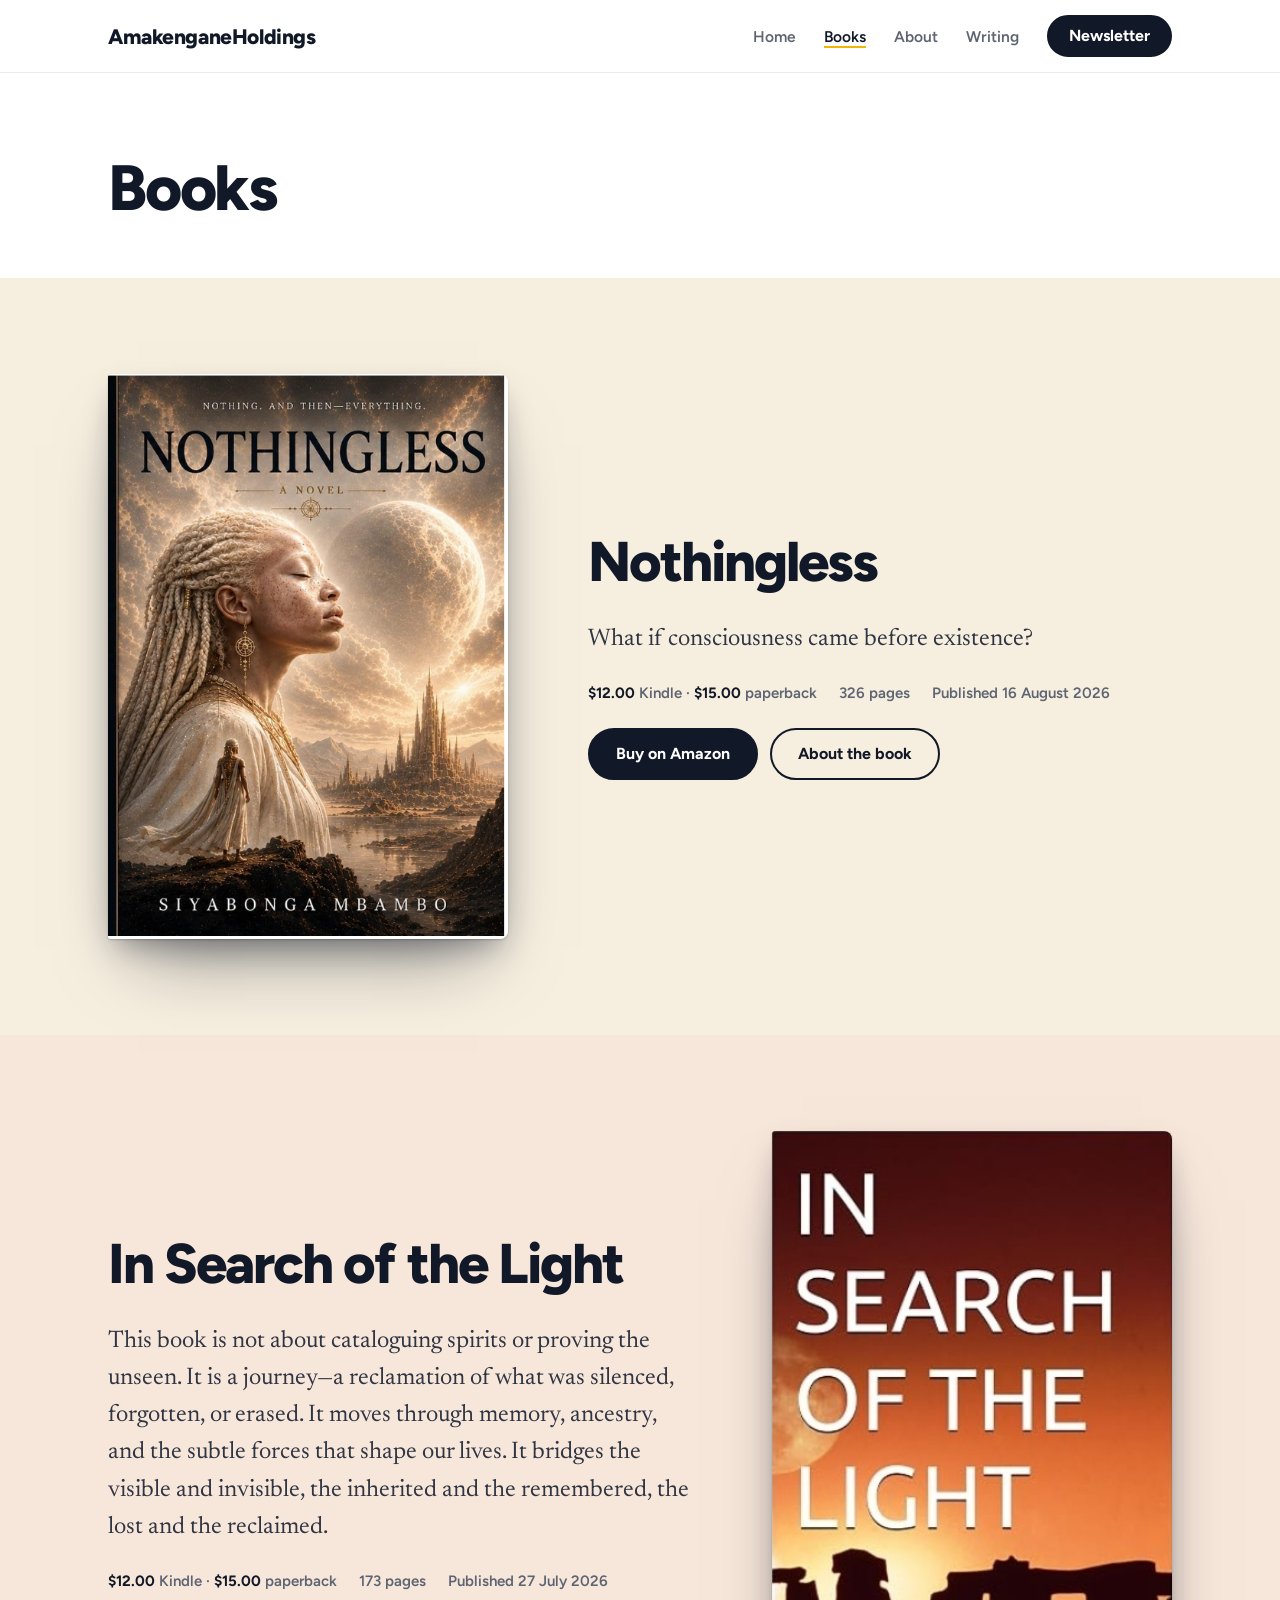
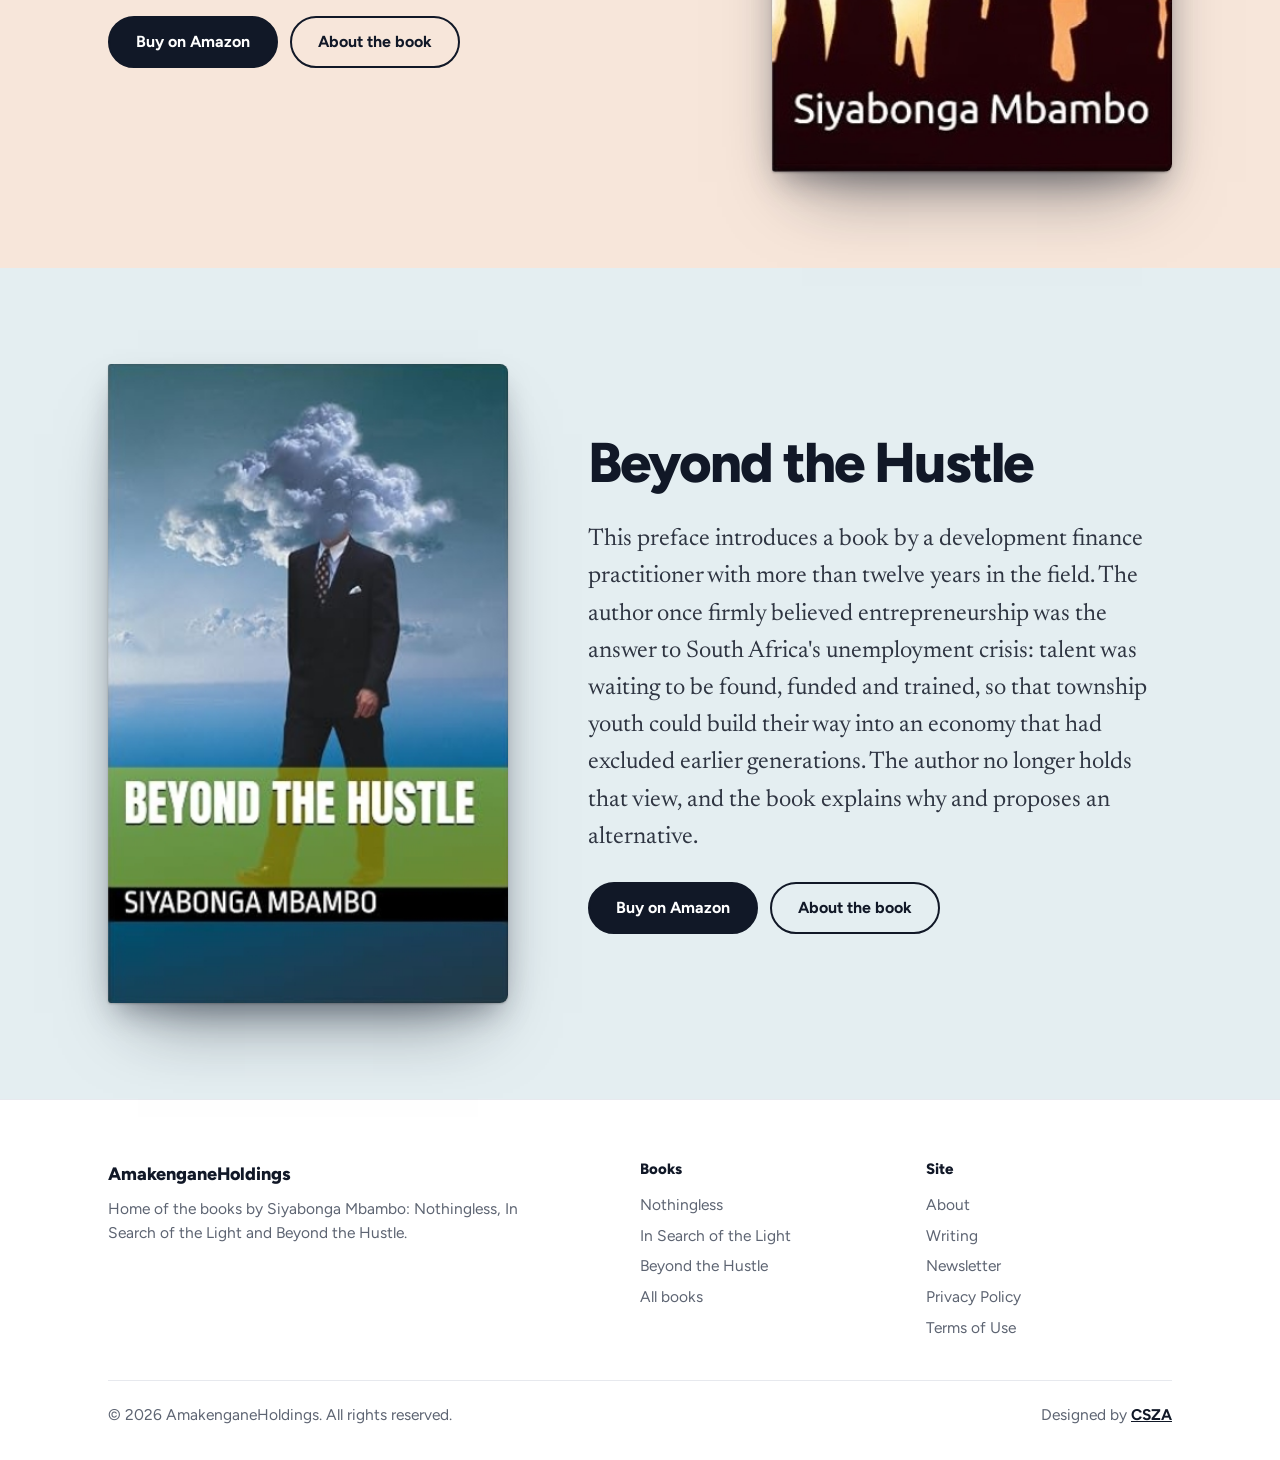
<file: books.html>
<!doctype html>
<html lang="en"><head><meta charset="utf-8">
<meta name="viewport" content="width=device-width,initial-scale=1">
<title>Books by Siyabonga Mbambo | Nothingless, In Search of the Light and Beyond the Hustle</title>
<meta name="description" content="All books by Siyabonga Mbambo: Nothingless, In Search of the Light and Beyond the Hustle. Book details and where to buy on Amazon."><meta name="keywords" content="Siyabonga Mbambo books, buy Siyabonga Mbambo books, Nothingless, In Search of the Light, Beyond the Hustle, books on Amazon"><meta name="robots" content="index,follow,max-image-preview:large">
<link rel="canonical" href="https://www.amakenganeholdings.co.za/books.html">
<meta name="author" content="Siyabonga Mbambo">
<meta property="og:type" content="website"><meta property="og:site_name" content="Siyabonga Mbambo">
<meta property="og:title" content="Books by Siyabonga Mbambo | Nothingless, In Search of the Light and Beyond the Hustle"><meta property="og:description" content="All books by Siyabonga Mbambo: Nothingless, In Search of the Light and Beyond the Hustle. Book details and where to buy on Amazon."><meta property="og:url" content="https://www.amakenganeholdings.co.za/books.html">
<meta property="og:image" content="https://www.amakenganeholdings.co.za/og-image.png">
<meta name="twitter:card" content="summary_large_image"><meta name="twitter:title" content="Books by Siyabonga Mbambo | Nothingless, In Search of the Light and Beyond the Hustle"><meta name="twitter:description" content="All books by Siyabonga Mbambo: Nothingless, In Search of the Light and Beyond the Hustle. Book details and where to buy on Amazon.">
<meta name="newsletter-endpoint" content="https://formspree.io/f/mgavkwjn">
<link rel="icon" href="favicon.svg" type="image/svg+xml"><link rel="icon" href="favicon-32.png" sizes="32x32" type="image/png"><link rel="apple-touch-icon" href="apple-touch-icon.png">
<link rel="sitemap" type="application/xml" href="https://www.amakenganeholdings.co.za/sitemap.xml">
<link rel="preconnect" href="https://fonts.googleapis.com"><link rel="preconnect" href="https://fonts.gstatic.com" crossorigin>
<link href="https://fonts.googleapis.com/css2?family=Figtree:wght@500;600;700&family=Newsreader:ital,opsz,wght@0,6..72,400;0,6..72,600;1,6..72,400&display=swap" rel="stylesheet">
<link rel="stylesheet" href="style.css"><script type="application/ld+json">{"@context": "https://schema.org", "@type": "BreadcrumbList", "itemListElement": [{"@type": "ListItem", "position": 1, "name": "Home", "item": "https://www.amakenganeholdings.co.za/"}, {"@type": "ListItem", "position": 2, "name": "Books", "item": "https://www.amakenganeholdings.co.za/books.html"}]}</script>
</head><body>
<a class="skip" href="#main">Skip to content</a>
<header class="site-header"><div class="wrap">
<a class="brand" href="index.html">AmakenganeHoldings</a>
<button class="menu-btn" aria-expanded="false" aria-controls="nav">Menu</button>
<nav class="nav" id="nav" aria-label="Main"><a href="index.html">Home</a><a href="books.html" aria-current="page">Books</a><a href="about.html">About</a><a href="writing.html">Writing</a><a class="btn" href="index.html#newsletter" style="color:#fff">Newsletter</a></nav>
</div></header>
<main id="main"><section class="pagehead"><div class="wrap"><h1>Books</h1></div></section><section class="feature" style="background:#f6eedf"><div class="wrap">
<div class="fimg"><a class="coverlink" href="nothingless.html" aria-label="Nothingless"><img class="bookimg" src="nothingless-cover.jpg" alt="Cover of Nothingless, a novel by Siyabonga Mbambo" width="520" height="760"></a></div>
<div><h2>Nothingless</h2><p class="lead">What if consciousness came before existence?</p><p class="facts"><span><b>$12.00</b> Kindle &middot; <b>$15.00</b> paperback</span><span>326 pages</span><span>Published 16 August 2026</span></p>
<div class="actions"><a class="btn" href="https://www.amazon.nl/Nothingless-English-Siyabonga-Mbambo-ebook/dp/B0HFGPRQQQ" target="_blank" rel="noopener">Buy on Amazon</a>
<a class="btn ghost" href="nothingless.html">About the book</a></div></div></div></section><section class="feature flip" style="background:#f7e6da"><div class="wrap">
<div class="fimg"><a class="coverlink" href="in-search-of-the-light.html" aria-label="In Search of the Light"><img class="bookimg" src="in-search-of-the-light-cover.jpg" alt="Cover of In Search of the Light by Siyabonga Mbambo" width="520" height="760"></a></div>
<div><h2>In Search of the Light</h2><p class="lead">This book is not about cataloguing spirits or proving the unseen. It is a journey&mdash;a reclamation of what was silenced, forgotten, or erased. It moves through memory, ancestry, and the subtle forces that shape our lives. It bridges the visible and invisible, the inherited and the remembered, the lost and the reclaimed.</p><p class="facts"><span><b>$12.00</b> Kindle &middot; <b>$15.00</b> paperback</span><span>173 pages</span><span>Published 27 July 2026</span></p>
<div class="actions"><a class="btn" href="https://www.amazon.com/SEARCH-LIGHT-Siyabonga-Mbambo-ebook/dp/B0HBRB9HQM" target="_blank" rel="noopener">Buy on Amazon</a>
<a class="btn ghost" href="in-search-of-the-light.html">About the book</a></div></div></div></section><section class="feature" style="background:#e4eef1"><div class="wrap">
<div class="fimg"><a class="coverlink" href="beyond-the-hustle.html" aria-label="Beyond the Hustle"><img class="bookimg" src="beyond-the-hustle-cover.jpg" alt="Cover of Beyond the Hustle by Siyabonga Mbambo" width="520" height="760"></a></div>
<div><h2>Beyond the Hustle</h2><p class="lead">This preface introduces a book by a development finance practitioner with more than twelve years in the field. The author once firmly believed entrepreneurship was the answer to South Africa's unemployment crisis: talent was waiting to be found, funded and trained, so that township youth could build their way into an economy that had excluded earlier generations. The author no longer holds that view, and the book explains why and proposes an alternative.</p>
<div class="actions"><a class="btn" href="https://www.amazon.com/dp/B0HL6J7Z6H" target="_blank" rel="noopener">Buy on Amazon</a>
<a class="btn ghost" href="beyond-the-hustle.html">About the book</a></div></div></div></section></main>
<footer class="site-footer"><div class="wrap">
<div class="foot">
<div><p class="sans" style="font-weight:800;color:var(--ink);font-size:18px;margin-bottom:8px">AmakenganeHoldings</p>
<p style="max-width:28em">Home of the books by Siyabonga Mbambo: Nothingless, In Search of the Light and Beyond the Hustle.</p></div>
<div><h4>Books</h4><a href="nothingless.html">Nothingless</a><a href="in-search-of-the-light.html">In Search of the Light</a><a href="beyond-the-hustle.html">Beyond the Hustle</a><a href="books.html">All books</a></div>
<div><h4>Site</h4><a href="about.html">About</a><a href="writing.html">Writing</a><a href="index.html#newsletter">Newsletter</a><a href="privacy.html">Privacy Policy</a><a href="terms.html">Terms of Use</a></div>
</div>
<div class="legal"><span>&copy; 2026 AmakenganeHoldings. All rights reserved.</span>
<span>Designed by <a href="https://cloudsolutionsza.com" target="_blank" rel="noopener">CSZA</a></span></div>
</div></footer>
<script src="script.js" defer></script>
</body></html>
</file>
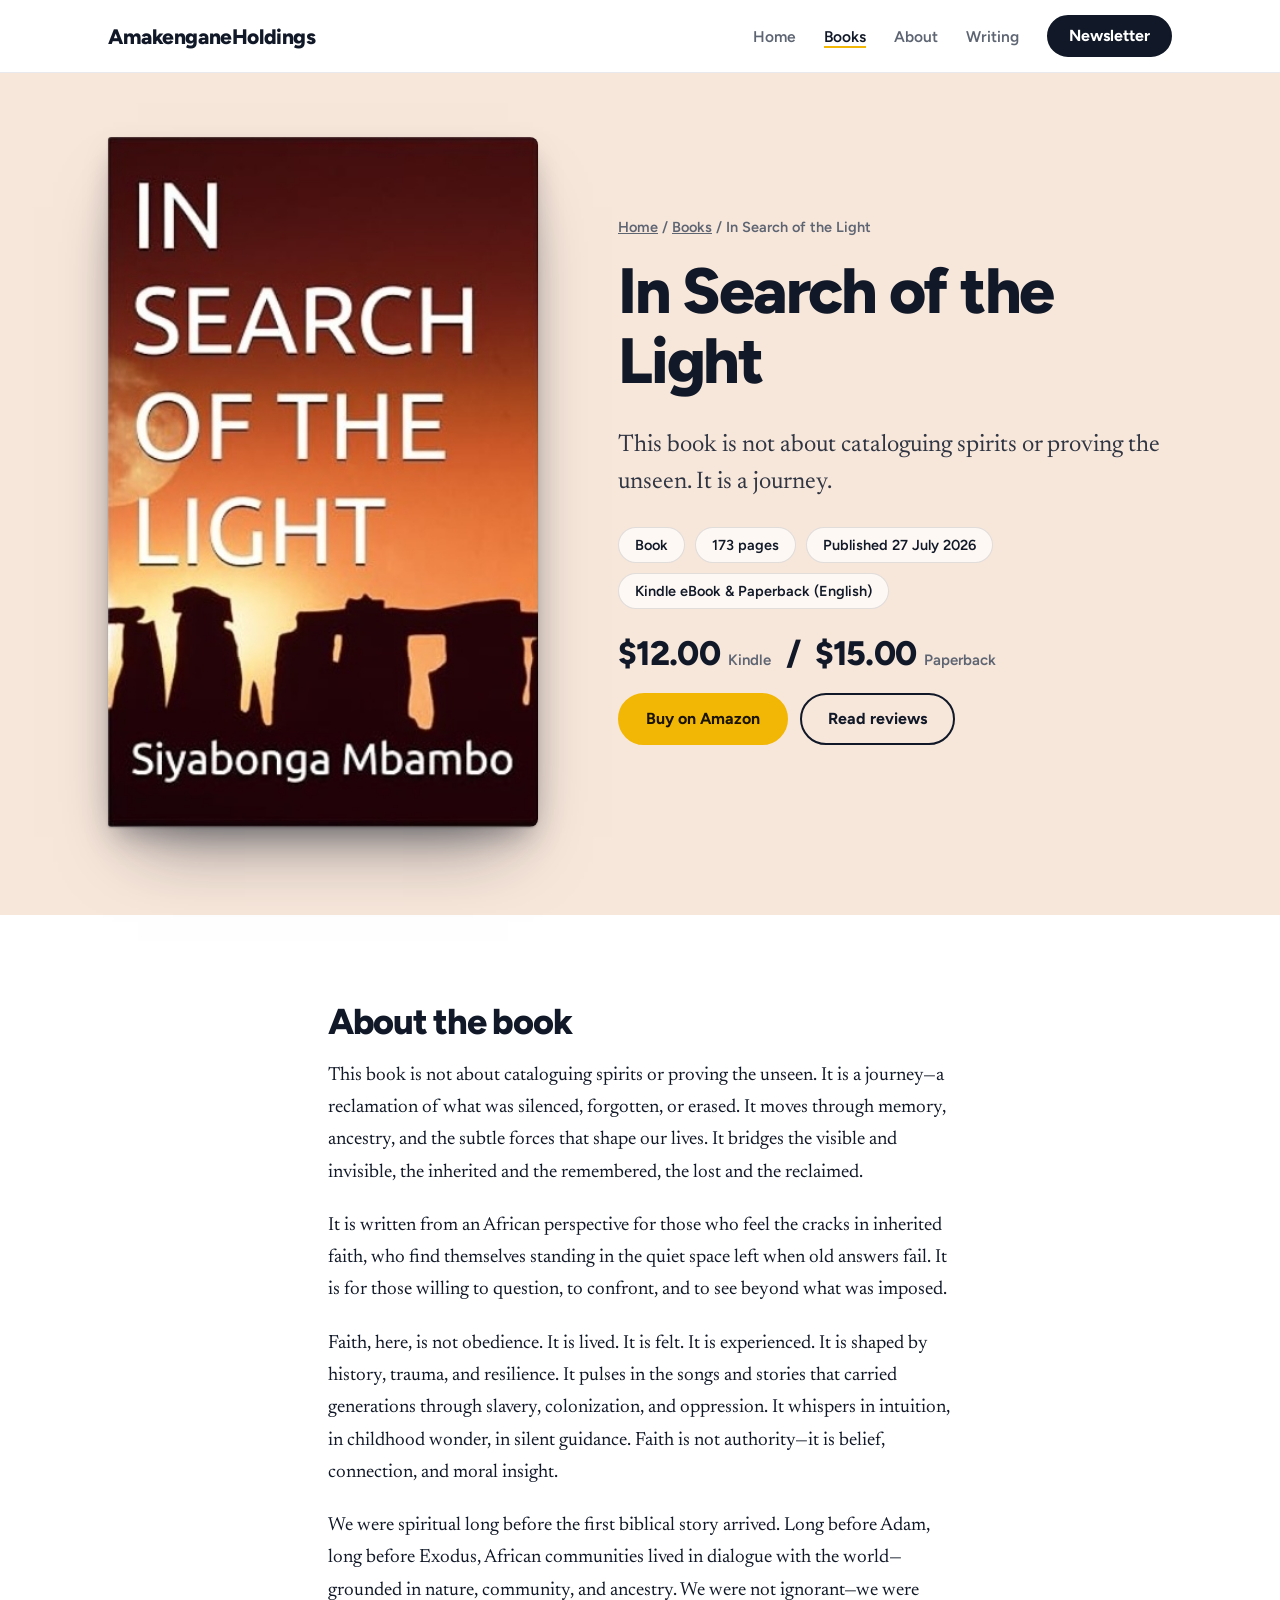
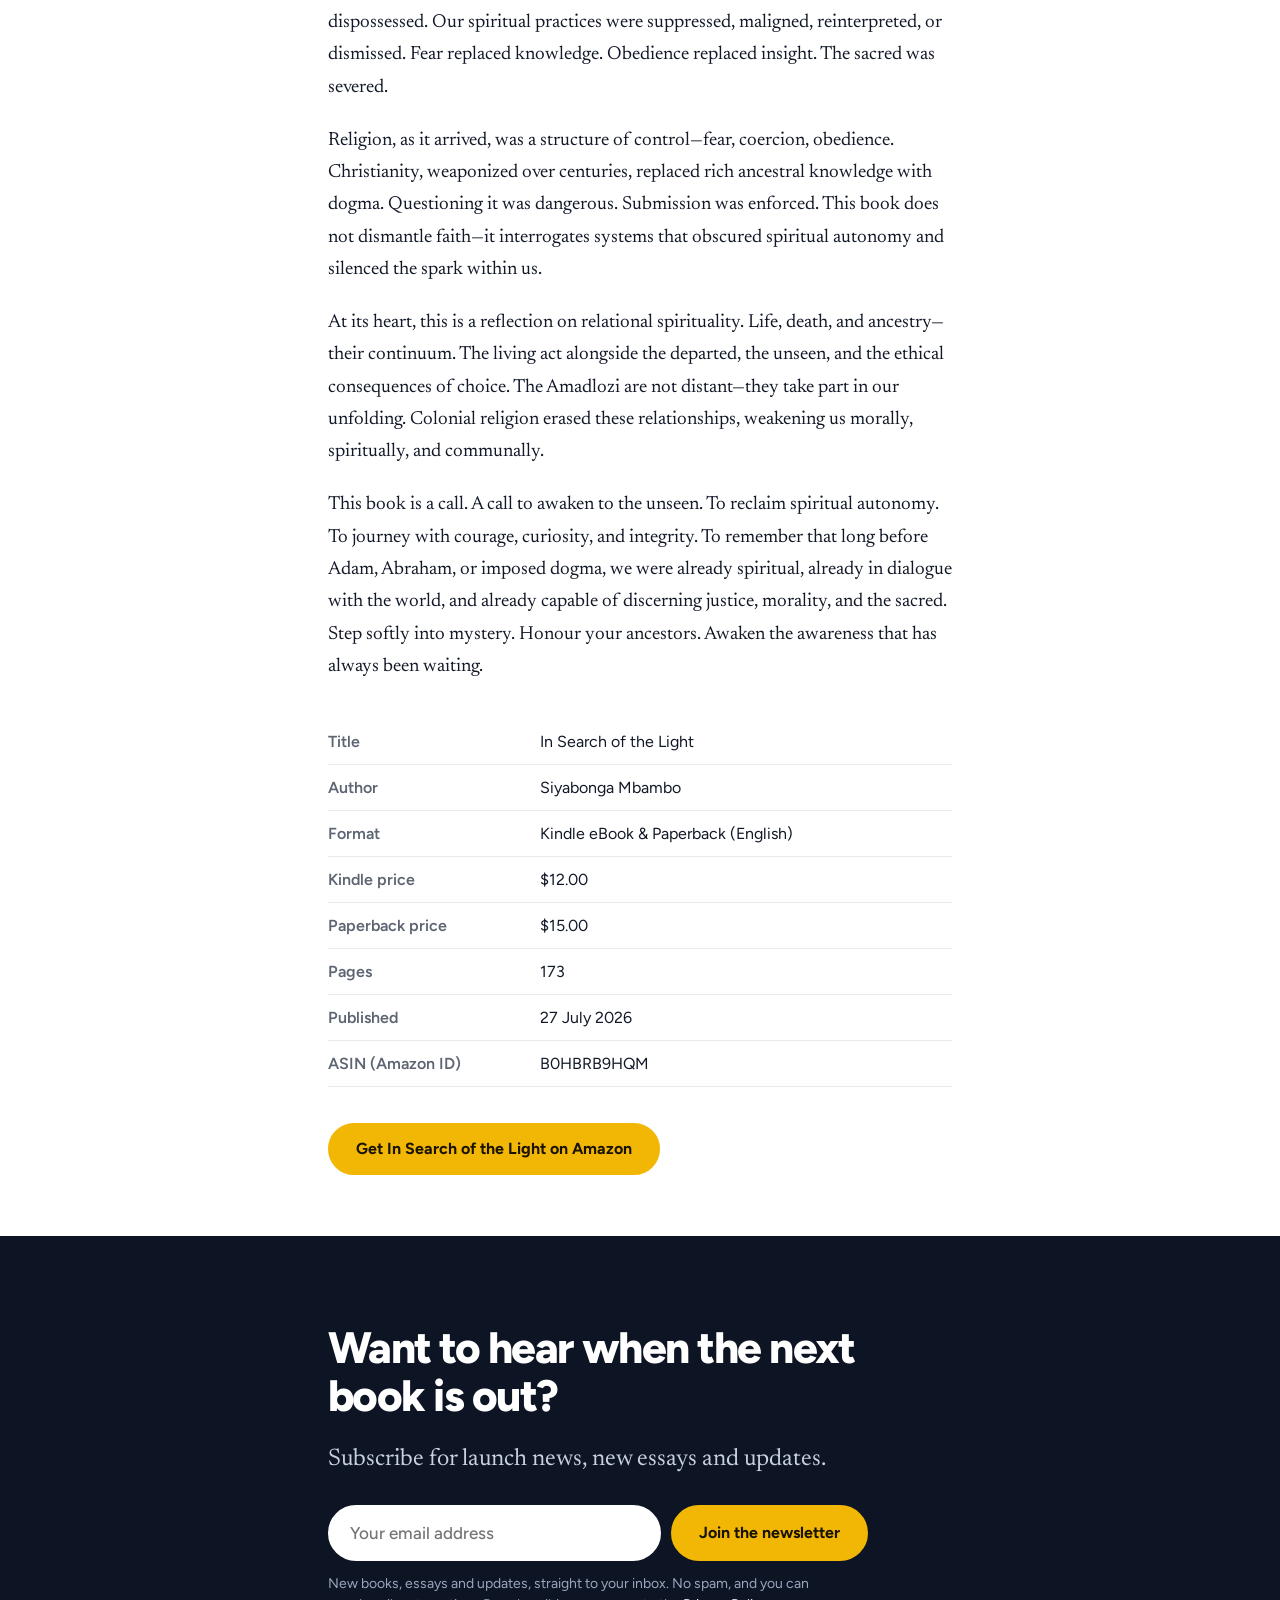
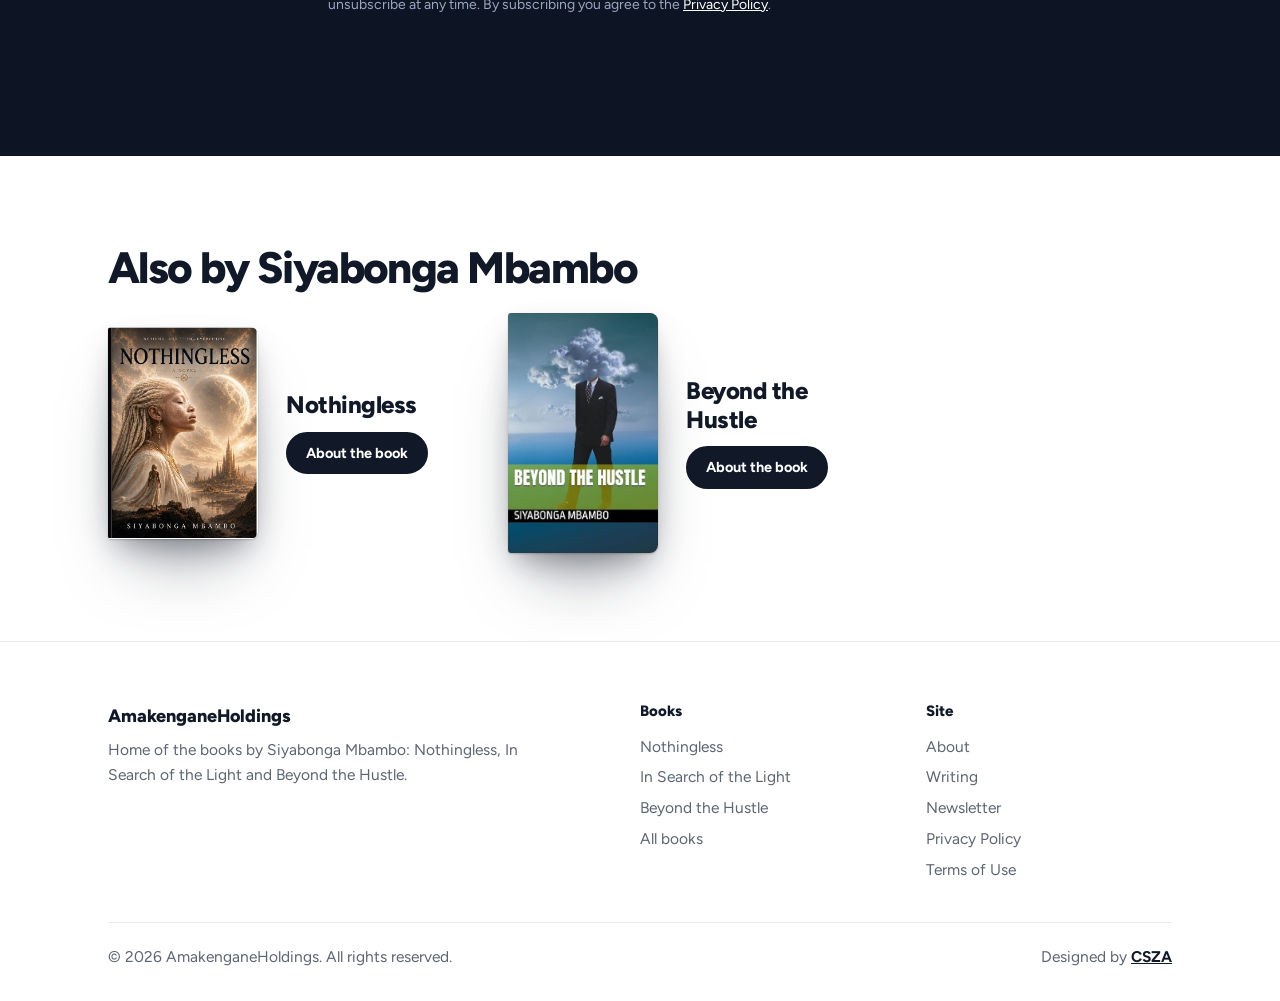
<file: in-search-of-the-light.html>
<!doctype html>
<html lang="en"><head><meta charset="utf-8">
<meta name="viewport" content="width=device-width,initial-scale=1">
<title>In Search of the Light by Siyabonga Mbambo | Book and where to buy</title>
<meta name="description" content="In Search of the Light by Siyabonga Mbambo. This book is not about cataloguing spirits or proving the unseen. It is a journey—a reclamation of what was silenced, forgotten, or erased. It moves through memory, ancestry, and the subtle forces that shape our lives. It bridges the visible and invisible,"><meta name="keywords" content="In Search of the Light book, In Search of the Light Siyabonga Mbambo, In Search of the Light Kindle ebook, African spirituality book, ancestry and faith, Amadlozi, reclaiming spiritual autonomy, decolonising faith, Siyabonga Mbambo"><meta name="robots" content="index,follow,max-image-preview:large">
<link rel="canonical" href="https://www.amakenganeholdings.co.za/in-search-of-the-light.html">
<meta name="author" content="Siyabonga Mbambo">
<meta property="og:type" content="book"><meta property="og:site_name" content="Siyabonga Mbambo">
<meta property="og:title" content="In Search of the Light by Siyabonga Mbambo | Book and where to buy"><meta property="og:description" content="In Search of the Light by Siyabonga Mbambo. This book is not about cataloguing spirits or proving the unseen. It is a journey—a reclamation of what was silenced, forgotten, or erased. It moves through memory, ancestry, and the subtle forces that shape our lives. It bridges the visible and invisible,"><meta property="og:url" content="https://www.amakenganeholdings.co.za/in-search-of-the-light.html">
<meta property="og:image" content="https://www.amakenganeholdings.co.za/og-image.png">
<meta name="twitter:card" content="summary_large_image"><meta name="twitter:title" content="In Search of the Light by Siyabonga Mbambo | Book and where to buy"><meta name="twitter:description" content="In Search of the Light by Siyabonga Mbambo. This book is not about cataloguing spirits or proving the unseen. It is a journey—a reclamation of what was silenced, forgotten, or erased. It moves through memory, ancestry, and the subtle forces that shape our lives. It bridges the visible and invisible,">
<meta name="newsletter-endpoint" content="https://formspree.io/f/mgavkwjn">
<link rel="icon" href="favicon.svg" type="image/svg+xml"><link rel="icon" href="favicon-32.png" sizes="32x32" type="image/png"><link rel="apple-touch-icon" href="apple-touch-icon.png">
<link rel="sitemap" type="application/xml" href="https://www.amakenganeholdings.co.za/sitemap.xml">
<link rel="preconnect" href="https://fonts.googleapis.com"><link rel="preconnect" href="https://fonts.gstatic.com" crossorigin>
<link href="https://fonts.googleapis.com/css2?family=Figtree:wght@500;600;700&family=Newsreader:ital,opsz,wght@0,6..72,400;0,6..72,600;1,6..72,400&display=swap" rel="stylesheet">
<link rel="stylesheet" href="style.css"><script type="application/ld+json">{"@context": "https://schema.org", "@type": "Book", "name": "In Search of the Light", "author": {"@type": "Person", "name": "Siyabonga Mbambo"}, "url": "https://www.amakenganeholdings.co.za/in-search-of-the-light.html", "description": "This book is not about cataloguing spirits or proving the unseen. It is a journey—a reclamation of what was silenced, forgotten, or erased. It moves through memory, ancestry, and the subtle forces that shape our lives. It bridges the visible and invisible, the inherited and the remembered, the lost and the reclaimed.", "inLanguage": "en", "image": "https://www.amakenganeholdings.co.za/in-search-of-the-light-cover.jpg", "workExample": {"@type": "Book", "inLanguage": "en", "url": "https://www.amazon.com/SEARCH-LIGHT-Siyabonga-Mbambo-ebook/dp/B0HBRB9HQM", "bookFormat": "https://schema.org/EBook"}, "numberOfPages": 173}</script><script type="application/ld+json">{"@context": "https://schema.org", "@type": "BreadcrumbList", "itemListElement": [{"@type": "ListItem", "position": 1, "name": "Home", "item": "https://www.amakenganeholdings.co.za/"}, {"@type": "ListItem", "position": 2, "name": "Books", "item": "https://www.amakenganeholdings.co.za/books.html"}, {"@type": "ListItem", "position": 3, "name": "In Search of the Light", "item": "https://www.amakenganeholdings.co.za/in-search-of-the-light.html"}]}</script>
</head><body>
<a class="skip" href="#main">Skip to content</a>
<header class="site-header"><div class="wrap">
<a class="brand" href="index.html">AmakenganeHoldings</a>
<button class="menu-btn" aria-expanded="false" aria-controls="nav">Menu</button>
<nav class="nav" id="nav" aria-label="Main"><a href="index.html">Home</a><a href="books.html" aria-current="page">Books</a><a href="about.html">About</a><a href="writing.html">Writing</a><a class="btn" href="index.html#newsletter" style="color:#fff">Newsletter</a></nav>
</div></header>
<main id="main">
<section class="bhero" style="background:#f7e6da"><div class="wrap">
<div class="fimg"><img class="bookimg" src="in-search-of-the-light-cover.jpg" alt="Cover of In Search of the Light by Siyabonga Mbambo" width="520" height="760"></div>
<div>
<p class="crumbs"><a href="index.html">Home</a> / <a href="books.html">Books</a> / In Search of the Light</p>
<h1>In Search of the Light</h1>
<p class="lead">This book is not about cataloguing spirits or proving the unseen. It is a journey.</p>
<ul class="chips"><li>Book</li><li>173 pages</li><li>Published 27 July 2026</li><li>Kindle eBook &amp; Paperback (English)</li></ul>
<p class="price">$12.00<small>Kindle</small> &nbsp;/&nbsp; $15.00<small>Paperback</small></p>
<div class="actions"><a class="btn gold" href="https://www.amazon.com/SEARCH-LIGHT-Siyabonga-Mbambo-ebook/dp/B0HBRB9HQM" target="_blank" rel="noopener">Buy on Amazon</a>
<a class="btn ghost" href="https://www.amazon.com/SEARCH-LIGHT-Siyabonga-Mbambo-ebook/dp/B0HBRB9HQM#customerReviews" target="_blank" rel="noopener">Read reviews</a></div>
</div></div></section>
<section style="padding-bottom:40px"><div class="narrow prose">
<h2 style="margin-top:0">About the book</h2>
<p>This book is not about cataloguing spirits or proving the unseen. It is a journey&mdash;a reclamation of what was silenced, forgotten, or erased. It moves through memory, ancestry, and the subtle forces that shape our lives. It bridges the visible and invisible, the inherited and the remembered, the lost and the reclaimed.</p><p>It is written from an African perspective for those who feel the cracks in inherited faith, who find themselves standing in the quiet space left when old answers fail. It is for those willing to question, to confront, and to see beyond what was imposed.</p><p>Faith, here, is not obedience. It is lived. It is felt. It is experienced. It is shaped by history, trauma, and resilience. It pulses in the songs and stories that carried generations through slavery, colonization, and oppression. It whispers in intuition, in childhood wonder, in silent guidance. Faith is not authority&mdash;it is belief, connection, and moral insight.</p><p>We were spiritual long before the first biblical story arrived. Long before Adam, long before Exodus, African communities lived in dialogue with the world&mdash;grounded in nature, community, and ancestry. We were not ignorant&mdash;we were dispossessed. Our spiritual practices were suppressed, maligned, reinterpreted, or dismissed. Fear replaced knowledge. Obedience replaced insight. The sacred was severed.</p><p>Religion, as it arrived, was a structure of control&mdash;fear, coercion, obedience. Christianity, weaponized over centuries, replaced rich ancestral knowledge with dogma. Questioning it was dangerous. Submission was enforced. This book does not dismantle faith&mdash;it interrogates systems that obscured spiritual autonomy and silenced the spark within us.</p><p>At its heart, this is a reflection on relational spirituality. Life, death, and ancestry&mdash;their continuum. The living act alongside the departed, the unseen, and the ethical consequences of choice. The Amadlozi are not distant&mdash;they take part in our unfolding. Colonial religion erased these relationships, weakening us morally, spiritually, and communally.</p><p>This book is a call. A call to awaken to the unseen. To reclaim spiritual autonomy. To journey with courage, curiosity, and integrity. To remember that long before Adam, Abraham, or imposed dogma, we were already spiritual, already in dialogue with the world, and already capable of discerning justice, morality, and the sacred. Step softly into mystery. Honour your ancestors. Awaken the awareness that has always been waiting.</p>
<table class="meta" style="margin-top:36px"><caption class="skip">Book details</caption><tr><th>Title</th><td>In Search of the Light</td></tr><tr><th>Author</th><td>Siyabonga Mbambo</td></tr><tr><th>Format</th><td>Kindle eBook &amp; Paperback (English)</td></tr><tr><th>Kindle price</th><td>$12.00</td></tr><tr><th>Paperback price</th><td>$15.00</td></tr><tr><th>Pages</th><td>173</td></tr><tr><th>Published</th><td>27 July 2026</td></tr><tr><th>ASIN (Amazon ID)</th><td>B0HBRB9HQM</td></tr></table>
<p style="margin-top:36px"><a class="btn gold" href="https://www.amazon.com/SEARCH-LIGHT-Siyabonga-Mbambo-ebook/dp/B0HBRB9HQM" target="_blank" rel="noopener">Get In Search of the Light on Amazon</a></p>
</div></section>
<section class="band"><div class="narrow"><h2>Want to hear when the next book is out?</h2>
<p class="lead">Subscribe for launch news, new essays and updates.</p><div><form class="signup" novalidate>
<label class="skip" for="em-d">Email address</label>
<input id="em-d" type="email" name="email" placeholder="Your email address" autocomplete="email" required>
<input class="hp" type="text" name="website" tabindex="-1" autocomplete="off" aria-hidden="true">
<button class="btn gold" type="submit">Join the newsletter</button></form>
<p class="form-note">New books, essays and updates, straight to your inbox. No spam, and you can unsubscribe at any time. By subscribing you agree to the <a href="privacy.html">Privacy Policy</a>.</p>
<p class="form-msg" role="status" aria-live="polite"></p></div></div></section>
<section><div class="wrap"><h2>Also by Siyabonga Mbambo</h2>
<div class="alsogrid"><div class="also"><a class="coverlink" href="nothingless.html" aria-label="Nothingless"><img class="bookimg" src="nothingless-cover.jpg" alt="Cover of Nothingless, a novel by Siyabonga Mbambo" width="520" height="760"></a>
<div><h3>Nothingless</h3><a class="btn" href="nothingless.html">About the book</a></div></div><div class="also"><a class="coverlink" href="beyond-the-hustle.html" aria-label="Beyond the Hustle"><img class="bookimg" src="beyond-the-hustle-cover.jpg" alt="Cover of Beyond the Hustle by Siyabonga Mbambo" width="520" height="760"></a>
<div><h3>Beyond the Hustle</h3><a class="btn" href="beyond-the-hustle.html">About the book</a></div></div></div></div></section></main>
<footer class="site-footer"><div class="wrap">
<div class="foot">
<div><p class="sans" style="font-weight:800;color:var(--ink);font-size:18px;margin-bottom:8px">AmakenganeHoldings</p>
<p style="max-width:28em">Home of the books by Siyabonga Mbambo: Nothingless, In Search of the Light and Beyond the Hustle.</p></div>
<div><h4>Books</h4><a href="nothingless.html">Nothingless</a><a href="in-search-of-the-light.html">In Search of the Light</a><a href="beyond-the-hustle.html">Beyond the Hustle</a><a href="books.html">All books</a></div>
<div><h4>Site</h4><a href="about.html">About</a><a href="writing.html">Writing</a><a href="index.html#newsletter">Newsletter</a><a href="privacy.html">Privacy Policy</a><a href="terms.html">Terms of Use</a></div>
</div>
<div class="legal"><span>&copy; 2026 AmakenganeHoldings. All rights reserved.</span>
<span>Designed by <a href="https://cloudsolutionsza.com" target="_blank" rel="noopener">CSZA</a></span></div>
</div></footer>
<script src="script.js" defer></script>
</body></html>
</file>
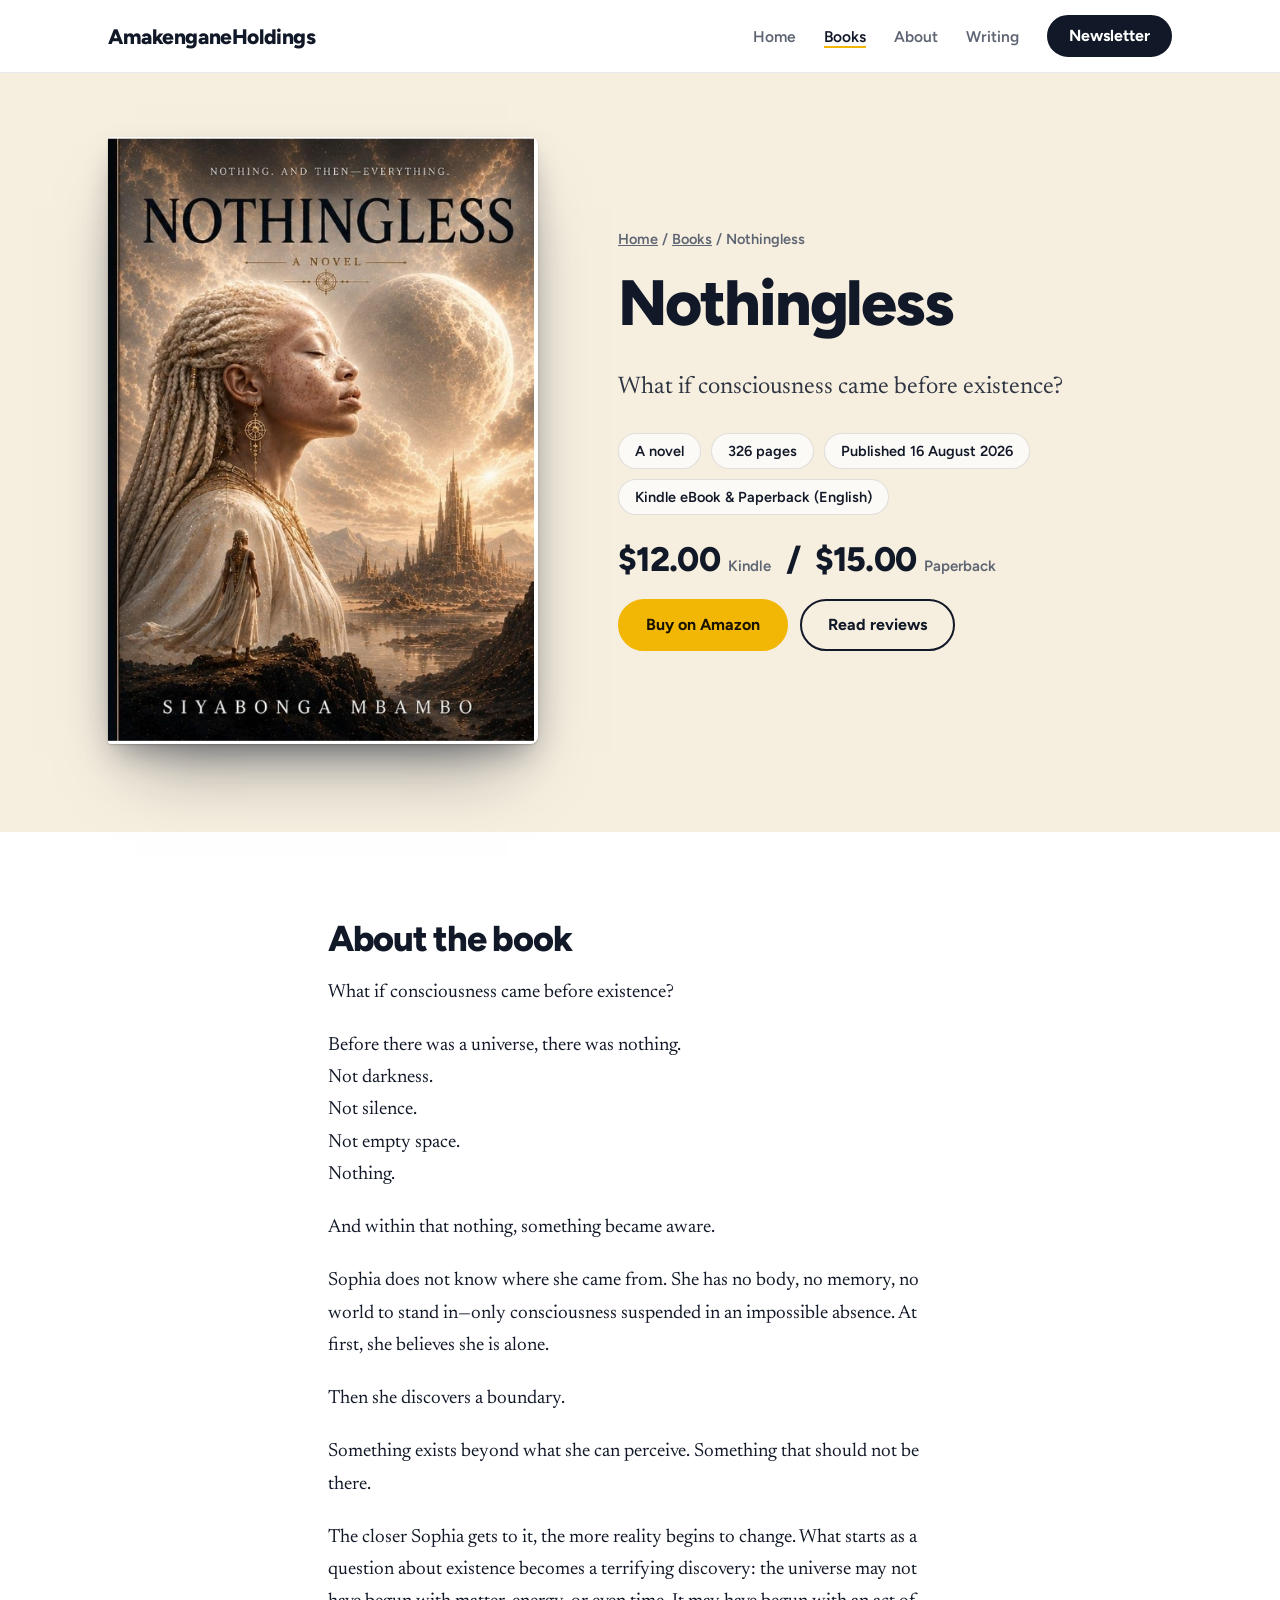
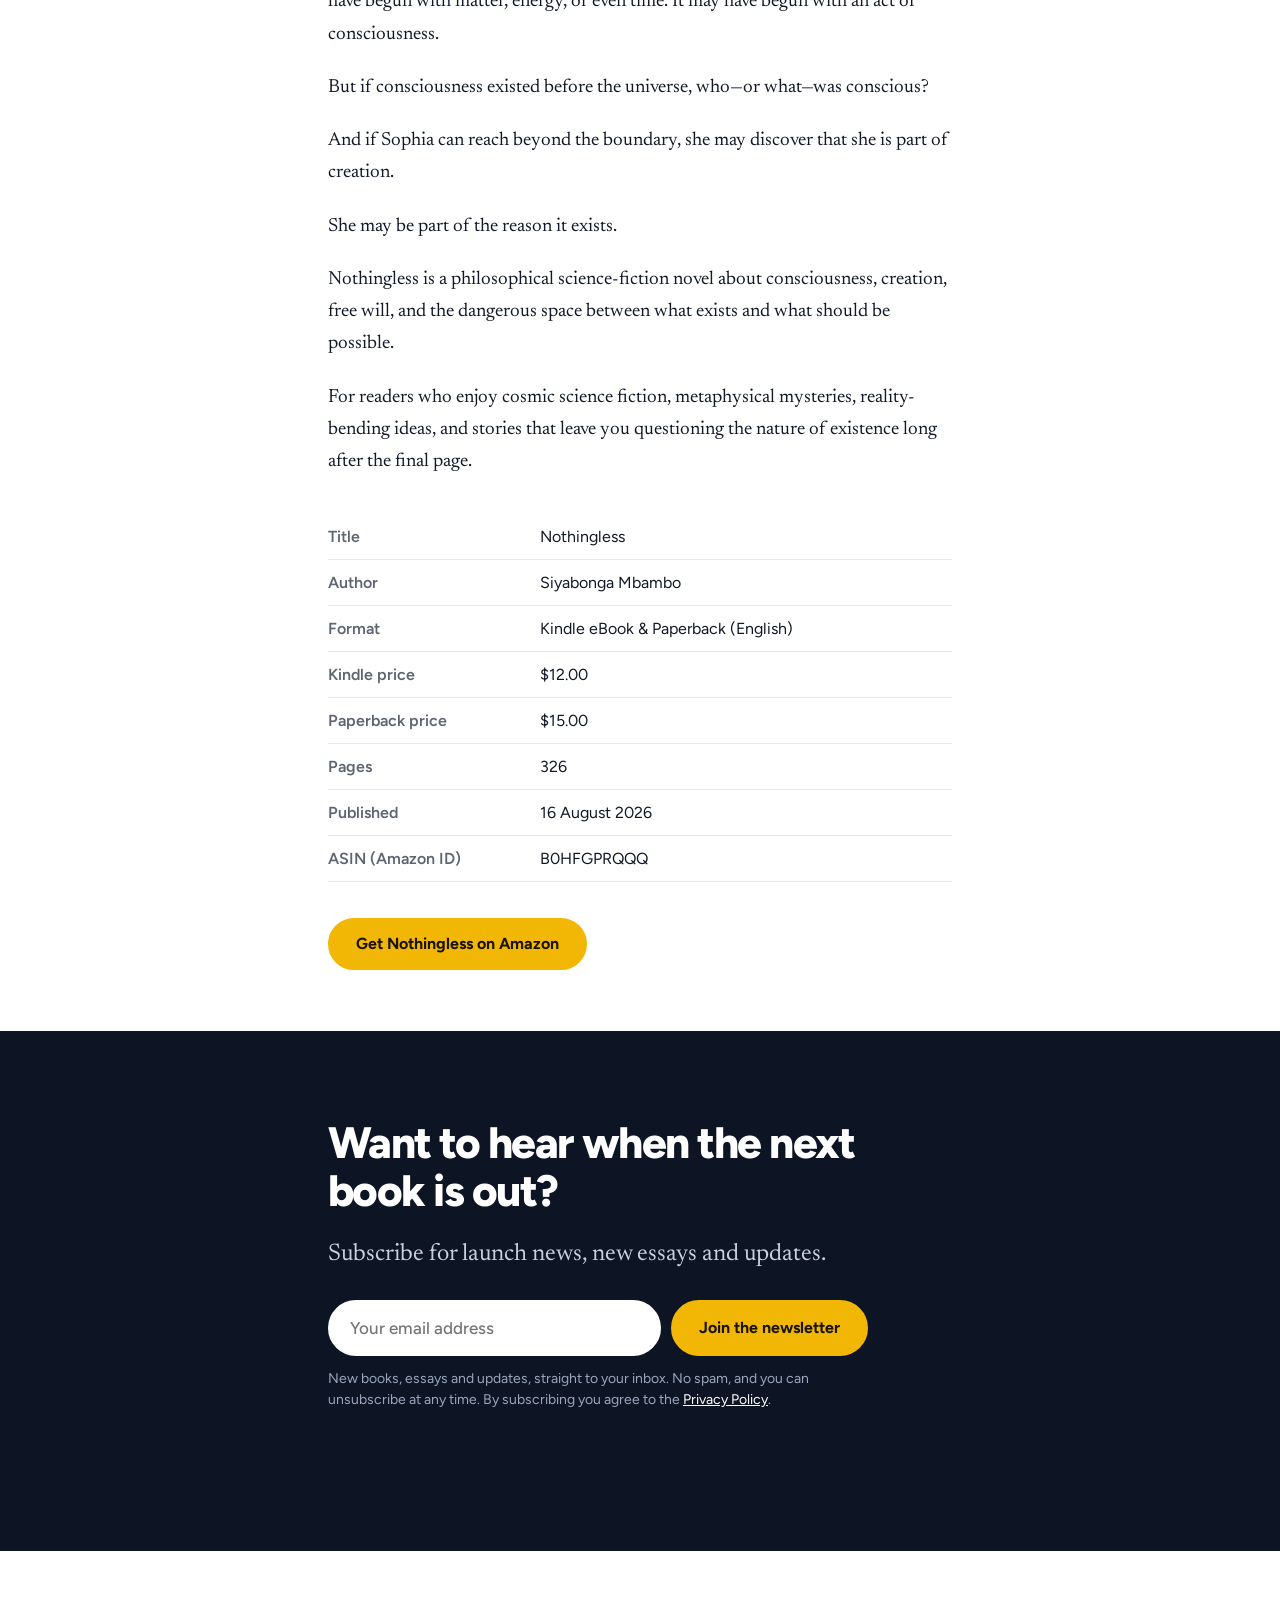
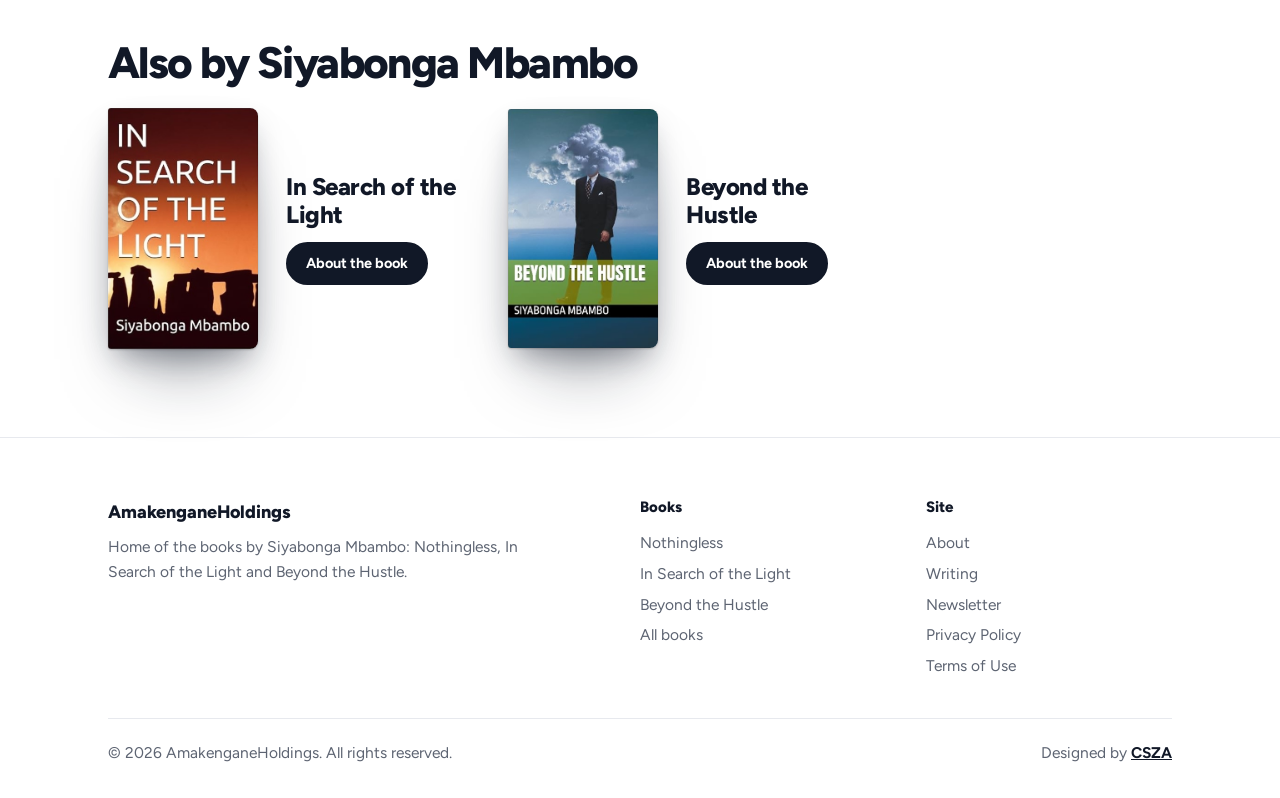
<file: nothingless.html>
<!doctype html>
<html lang="en"><head><meta charset="utf-8">
<meta name="viewport" content="width=device-width,initial-scale=1">
<title>Nothingless by Siyabonga Mbambo | A novel and where to buy</title>
<meta name="description" content="Nothingless by Siyabonga Mbambo. What if consciousness came before existence? $12.00 Kindle, $15.00 paperback."><meta name="keywords" content="Nothingless novel, Nothingless book, Nothingless Siyabonga Mbambo, Nothingless Kindle ebook, philosophical science fiction novel, cosmic science fiction, metaphysical mystery novel, African author novel, new novel 2026, Siyabonga Mbambo"><meta name="robots" content="index,follow,max-image-preview:large">
<link rel="canonical" href="https://www.amakenganeholdings.co.za/nothingless.html">
<meta name="author" content="Siyabonga Mbambo">
<meta property="og:type" content="book"><meta property="og:site_name" content="Siyabonga Mbambo">
<meta property="og:title" content="Nothingless by Siyabonga Mbambo | A novel and where to buy"><meta property="og:description" content="Nothingless by Siyabonga Mbambo. What if consciousness came before existence? $12.00 Kindle, $15.00 paperback."><meta property="og:url" content="https://www.amakenganeholdings.co.za/nothingless.html">
<meta property="og:image" content="https://www.amakenganeholdings.co.za/og-image.png">
<meta name="twitter:card" content="summary_large_image"><meta name="twitter:title" content="Nothingless by Siyabonga Mbambo | A novel and where to buy"><meta name="twitter:description" content="Nothingless by Siyabonga Mbambo. What if consciousness came before existence? $12.00 Kindle, $15.00 paperback.">
<meta name="newsletter-endpoint" content="https://formspree.io/f/mgavkwjn">
<link rel="icon" href="favicon.svg" type="image/svg+xml"><link rel="icon" href="favicon-32.png" sizes="32x32" type="image/png"><link rel="apple-touch-icon" href="apple-touch-icon.png">
<link rel="sitemap" type="application/xml" href="https://www.amakenganeholdings.co.za/sitemap.xml">
<link rel="preconnect" href="https://fonts.googleapis.com"><link rel="preconnect" href="https://fonts.gstatic.com" crossorigin>
<link href="https://fonts.googleapis.com/css2?family=Figtree:wght@500;600;700&family=Newsreader:ital,opsz,wght@0,6..72,400;0,6..72,600;1,6..72,400&display=swap" rel="stylesheet">
<link rel="stylesheet" href="style.css"><script type="application/ld+json">{"@context": "https://schema.org", "@type": "Book", "name": "Nothingless", "author": {"@type": "Person", "name": "Siyabonga Mbambo"}, "url": "https://www.amakenganeholdings.co.za/nothingless.html", "description": "What if consciousness came before existence?", "inLanguage": "en", "image": "https://www.amakenganeholdings.co.za/nothingless-cover.jpg", "workExample": {"@type": "Book", "inLanguage": "en", "url": "https://www.amazon.nl/Nothingless-English-Siyabonga-Mbambo-ebook/dp/B0HFGPRQQQ", "bookFormat": "https://schema.org/EBook"}, "numberOfPages": 326}</script><script type="application/ld+json">{"@context": "https://schema.org", "@type": "BreadcrumbList", "itemListElement": [{"@type": "ListItem", "position": 1, "name": "Home", "item": "https://www.amakenganeholdings.co.za/"}, {"@type": "ListItem", "position": 2, "name": "Books", "item": "https://www.amakenganeholdings.co.za/books.html"}, {"@type": "ListItem", "position": 3, "name": "Nothingless", "item": "https://www.amakenganeholdings.co.za/nothingless.html"}]}</script>
</head><body>
<a class="skip" href="#main">Skip to content</a>
<header class="site-header"><div class="wrap">
<a class="brand" href="index.html">AmakenganeHoldings</a>
<button class="menu-btn" aria-expanded="false" aria-controls="nav">Menu</button>
<nav class="nav" id="nav" aria-label="Main"><a href="index.html">Home</a><a href="books.html" aria-current="page">Books</a><a href="about.html">About</a><a href="writing.html">Writing</a><a class="btn" href="index.html#newsletter" style="color:#fff">Newsletter</a></nav>
</div></header>
<main id="main">
<section class="bhero" style="background:#f6eedf"><div class="wrap">
<div class="fimg"><img class="bookimg" src="nothingless-cover.jpg" alt="Cover of Nothingless, a novel by Siyabonga Mbambo" width="520" height="760"></div>
<div>
<p class="crumbs"><a href="index.html">Home</a> / <a href="books.html">Books</a> / Nothingless</p>
<h1>Nothingless</h1>
<p class="lead">What if consciousness came before existence?</p>
<ul class="chips"><li>A novel</li><li>326 pages</li><li>Published 16 August 2026</li><li>Kindle eBook &amp; Paperback (English)</li></ul>
<p class="price">$12.00<small>Kindle</small> &nbsp;/&nbsp; $15.00<small>Paperback</small></p>
<div class="actions"><a class="btn gold" href="https://www.amazon.nl/Nothingless-English-Siyabonga-Mbambo-ebook/dp/B0HFGPRQQQ" target="_blank" rel="noopener">Buy on Amazon</a>
<a class="btn ghost" href="https://www.amazon.nl/Nothingless-English-Siyabonga-Mbambo-ebook/dp/B0HFGPRQQQ#customerReviews" target="_blank" rel="noopener">Read reviews</a></div>
</div></div></section>
<section style="padding-bottom:40px"><div class="narrow prose">
<h2 style="margin-top:0">About the book</h2>
<p>What if consciousness came before existence?</p><p>Before there was a universe, there was nothing.<br>Not darkness.<br>Not silence.<br>Not empty space.<br>Nothing.</p><p>And within that nothing, something became aware.</p><p>Sophia does not know where she came from. She has no body, no memory, no world to stand in&mdash;only consciousness suspended in an impossible absence. At first, she believes she is alone.</p><p>Then she discovers a boundary.</p><p>Something exists beyond what she can perceive. Something that should not be there.</p><p>The closer Sophia gets to it, the more reality begins to change. What starts as a question about existence becomes a terrifying discovery: the universe may not have begun with matter, energy, or even time. It may have begun with an act of consciousness.</p><p>But if consciousness existed before the universe, who&mdash;or what&mdash;was conscious?</p><p>And if Sophia can reach beyond the boundary, she may discover that she is part of creation.</p><p>She may be part of the reason it exists.</p><p>Nothingless is a philosophical science-fiction novel about consciousness, creation, free will, and the dangerous space between what exists and what should be possible.</p><p>For readers who enjoy cosmic science fiction, metaphysical mysteries, reality-bending ideas, and stories that leave you questioning the nature of existence long after the final page.</p>
<table class="meta" style="margin-top:36px"><caption class="skip">Book details</caption><tr><th>Title</th><td>Nothingless</td></tr><tr><th>Author</th><td>Siyabonga Mbambo</td></tr><tr><th>Format</th><td>Kindle eBook &amp; Paperback (English)</td></tr><tr><th>Kindle price</th><td>$12.00</td></tr><tr><th>Paperback price</th><td>$15.00</td></tr><tr><th>Pages</th><td>326</td></tr><tr><th>Published</th><td>16 August 2026</td></tr><tr><th>ASIN (Amazon ID)</th><td>B0HFGPRQQQ</td></tr></table>
<p style="margin-top:36px"><a class="btn gold" href="https://www.amazon.nl/Nothingless-English-Siyabonga-Mbambo-ebook/dp/B0HFGPRQQQ" target="_blank" rel="noopener">Get Nothingless on Amazon</a></p>
</div></section>
<section class="band"><div class="narrow"><h2>Want to hear when the next book is out?</h2>
<p class="lead">Subscribe for launch news, new essays and updates.</p><div><form class="signup" novalidate>
<label class="skip" for="em-d">Email address</label>
<input id="em-d" type="email" name="email" placeholder="Your email address" autocomplete="email" required>
<input class="hp" type="text" name="website" tabindex="-1" autocomplete="off" aria-hidden="true">
<button class="btn gold" type="submit">Join the newsletter</button></form>
<p class="form-note">New books, essays and updates, straight to your inbox. No spam, and you can unsubscribe at any time. By subscribing you agree to the <a href="privacy.html">Privacy Policy</a>.</p>
<p class="form-msg" role="status" aria-live="polite"></p></div></div></section>
<section><div class="wrap"><h2>Also by Siyabonga Mbambo</h2>
<div class="alsogrid"><div class="also"><a class="coverlink" href="in-search-of-the-light.html" aria-label="In Search of the Light"><img class="bookimg" src="in-search-of-the-light-cover.jpg" alt="Cover of In Search of the Light by Siyabonga Mbambo" width="520" height="760"></a>
<div><h3>In Search of the Light</h3><a class="btn" href="in-search-of-the-light.html">About the book</a></div></div><div class="also"><a class="coverlink" href="beyond-the-hustle.html" aria-label="Beyond the Hustle"><img class="bookimg" src="beyond-the-hustle-cover.jpg" alt="Cover of Beyond the Hustle by Siyabonga Mbambo" width="520" height="760"></a>
<div><h3>Beyond the Hustle</h3><a class="btn" href="beyond-the-hustle.html">About the book</a></div></div></div></div></section></main>
<footer class="site-footer"><div class="wrap">
<div class="foot">
<div><p class="sans" style="font-weight:800;color:var(--ink);font-size:18px;margin-bottom:8px">AmakenganeHoldings</p>
<p style="max-width:28em">Home of the books by Siyabonga Mbambo: Nothingless, In Search of the Light and Beyond the Hustle.</p></div>
<div><h4>Books</h4><a href="nothingless.html">Nothingless</a><a href="in-search-of-the-light.html">In Search of the Light</a><a href="beyond-the-hustle.html">Beyond the Hustle</a><a href="books.html">All books</a></div>
<div><h4>Site</h4><a href="about.html">About</a><a href="writing.html">Writing</a><a href="index.html#newsletter">Newsletter</a><a href="privacy.html">Privacy Policy</a><a href="terms.html">Terms of Use</a></div>
</div>
<div class="legal"><span>&copy; 2026 AmakenganeHoldings. All rights reserved.</span>
<span>Designed by <a href="https://cloudsolutionsza.com" target="_blank" rel="noopener">CSZA</a></span></div>
</div></footer>
<script src="script.js" defer></script>
</body></html>
</file>
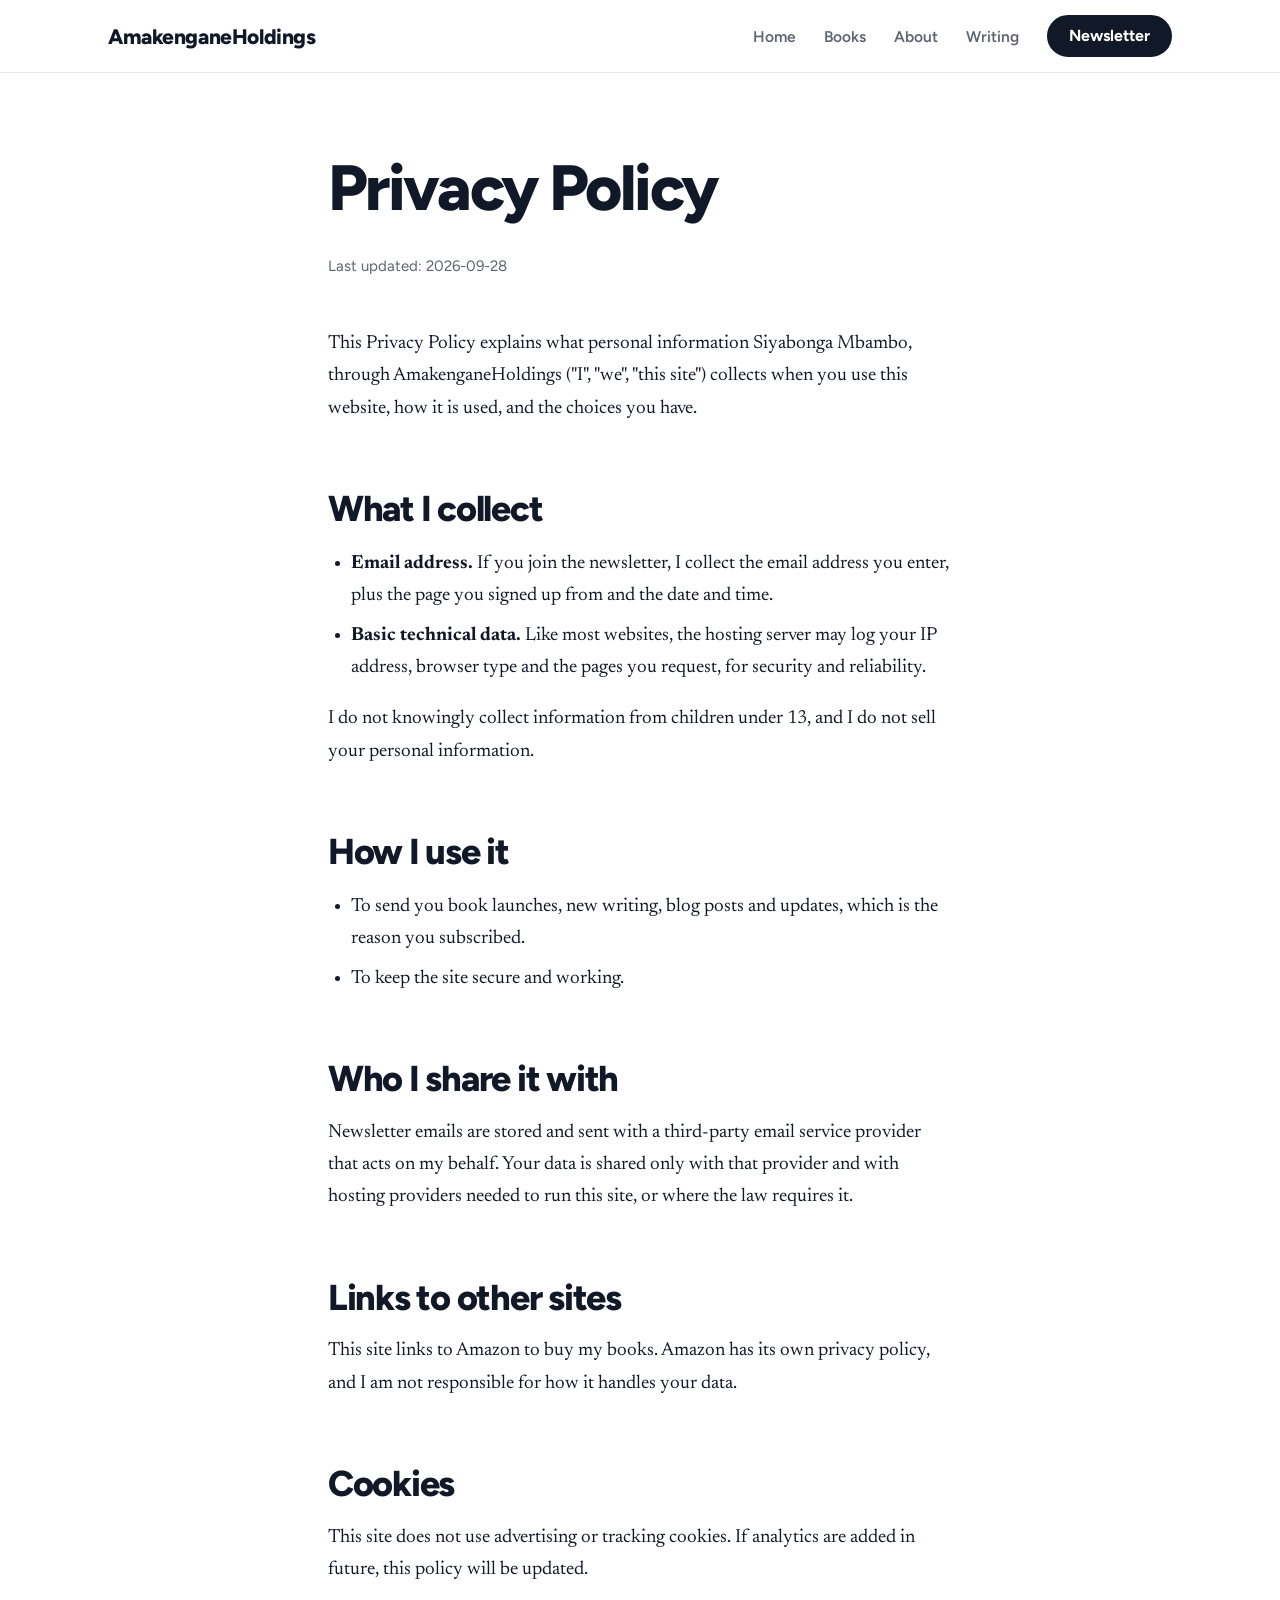
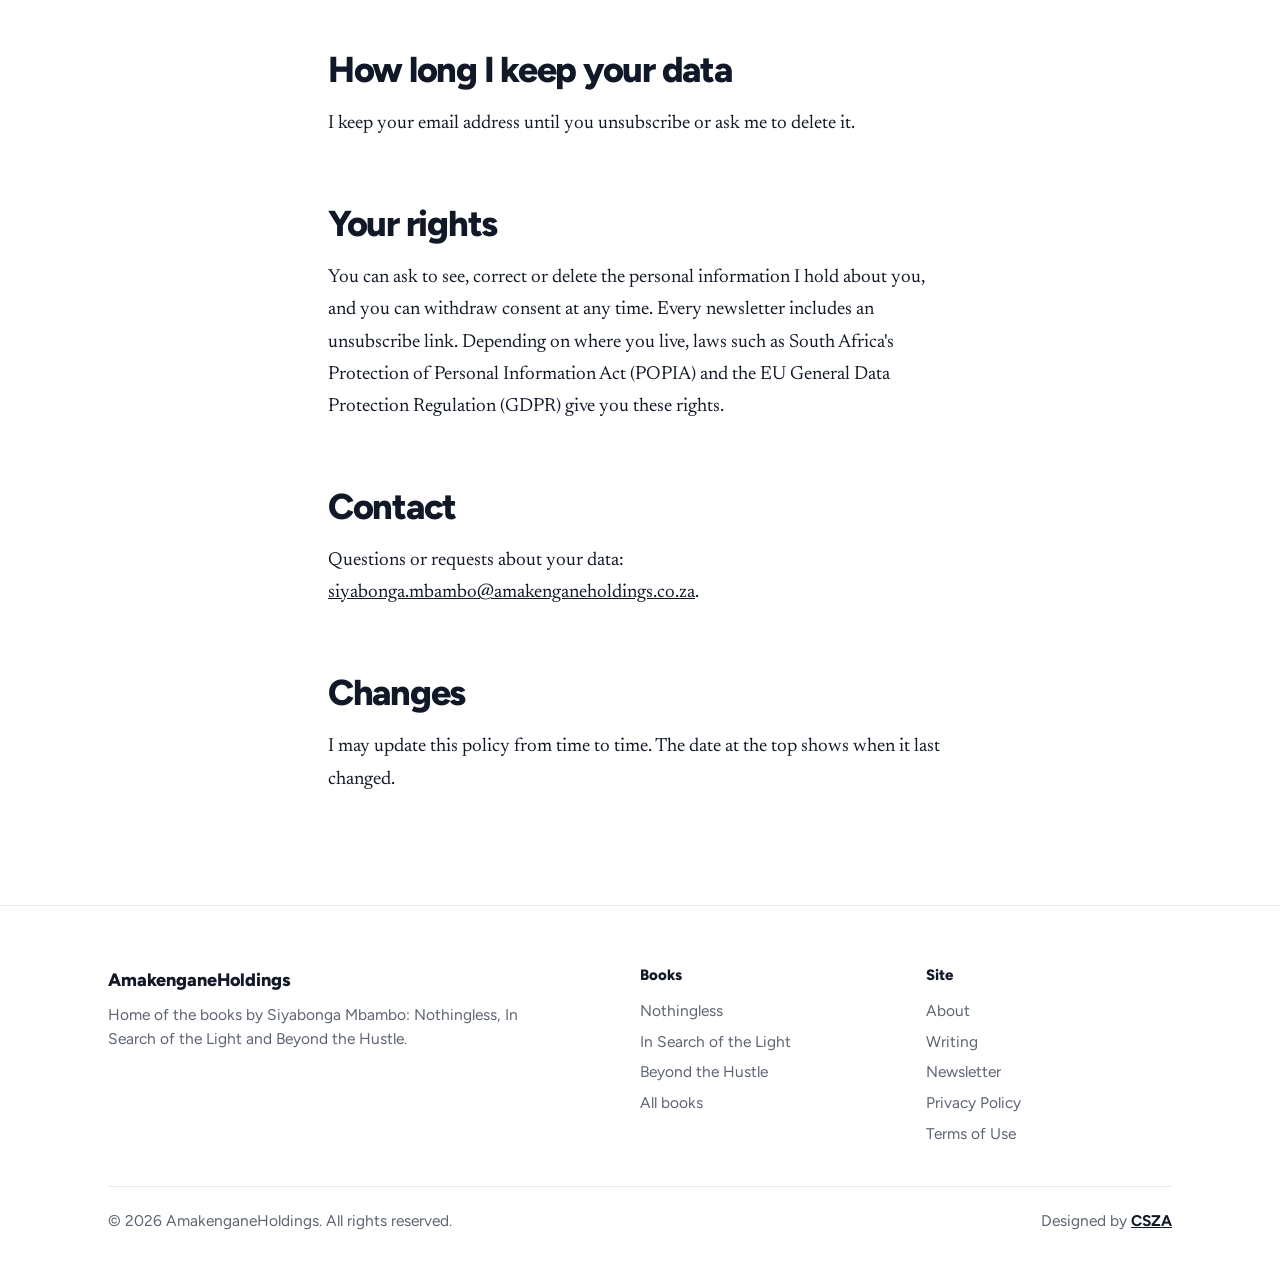
<file: privacy.html>
<!doctype html>
<html lang="en"><head><meta charset="utf-8">
<meta name="viewport" content="width=device-width,initial-scale=1">
<title>Privacy Policy | Siyabonga Mbambo</title>
<meta name="description" content="How Siyabonga Mbambo&#x27;s website collects, uses and protects your personal information, including newsletter email addresses."><meta name="robots" content="index,follow,max-image-preview:large">
<link rel="canonical" href="https://www.amakenganeholdings.co.za/privacy.html">
<meta name="author" content="Siyabonga Mbambo">
<meta property="og:type" content="website"><meta property="og:site_name" content="Siyabonga Mbambo">
<meta property="og:title" content="Privacy Policy | Siyabonga Mbambo"><meta property="og:description" content="How Siyabonga Mbambo&#x27;s website collects, uses and protects your personal information, including newsletter email addresses."><meta property="og:url" content="https://www.amakenganeholdings.co.za/privacy.html">
<meta property="og:image" content="https://www.amakenganeholdings.co.za/og-image.png">
<meta name="twitter:card" content="summary_large_image"><meta name="twitter:title" content="Privacy Policy | Siyabonga Mbambo"><meta name="twitter:description" content="How Siyabonga Mbambo&#x27;s website collects, uses and protects your personal information, including newsletter email addresses.">
<meta name="newsletter-endpoint" content="https://formspree.io/f/mgavkwjn">
<link rel="icon" href="favicon.svg" type="image/svg+xml"><link rel="icon" href="favicon-32.png" sizes="32x32" type="image/png"><link rel="apple-touch-icon" href="apple-touch-icon.png">
<link rel="sitemap" type="application/xml" href="https://www.amakenganeholdings.co.za/sitemap.xml">
<link rel="preconnect" href="https://fonts.googleapis.com"><link rel="preconnect" href="https://fonts.gstatic.com" crossorigin>
<link href="https://fonts.googleapis.com/css2?family=Figtree:wght@500;600;700&family=Newsreader:ital,opsz,wght@0,6..72,400;0,6..72,600;1,6..72,400&display=swap" rel="stylesheet">
<link rel="stylesheet" href="style.css">
</head><body>
<a class="skip" href="#main">Skip to content</a>
<header class="site-header"><div class="wrap">
<a class="brand" href="index.html">AmakenganeHoldings</a>
<button class="menu-btn" aria-expanded="false" aria-controls="nav">Menu</button>
<nav class="nav" id="nav" aria-label="Main"><a href="index.html">Home</a><a href="books.html">Books</a><a href="about.html">About</a><a href="writing.html">Writing</a><a class="btn" href="index.html#newsletter" style="color:#fff">Newsletter</a></nav>
</div></header>
<main id="main"><section class="pagehead"><div class="narrow"><h1>Privacy Policy</h1><p class="muted sans" style="font-size:15px">Last updated: 2026-09-28</p></div></section><section style="padding-top:8px"><div class="narrow prose">
<p>This Privacy Policy explains what personal information Siyabonga Mbambo, through AmakenganeHoldings ("I", "we", "this site") collects when you use this website, how it is used, and the choices you have.</p>
<h2>What I collect</h2>
<ul><li><strong>Email address.</strong> If you join the newsletter, I collect the email address you enter, plus the page you signed up from and the date and time.</li>
<li><strong>Basic technical data.</strong> Like most websites, the hosting server may log your IP address, browser type and the pages you request, for security and reliability.</li></ul>
<p>I do not knowingly collect information from children under 13, and I do not sell your personal information.</p>
<h2>How I use it</h2>
<ul><li>To send you book launches, new writing, blog posts and updates, which is the reason you subscribed.</li><li>To keep the site secure and working.</li></ul>
<h2>Who I share it with</h2>
<p>Newsletter emails are stored and sent with a third-party email service provider that acts on my behalf. Your data is shared only with that provider and with hosting providers needed to run this site, or where the law requires it.</p>
<h2>Links to other sites</h2>
<p>This site links to Amazon to buy my books. Amazon has its own privacy policy, and I am not responsible for how it handles your data.</p>
<h2>Cookies</h2>
<p>This site does not use advertising or tracking cookies. If analytics are added in future, this policy will be updated.</p>
<h2>How long I keep your data</h2>
<p>I keep your email address until you unsubscribe or ask me to delete it.</p>
<h2>Your rights</h2>
<p>You can ask to see, correct or delete the personal information I hold about you, and you can withdraw consent at any time. Every newsletter includes an unsubscribe link. Depending on where you live, laws such as South Africa's Protection of Personal Information Act (POPIA) and the EU General Data Protection Regulation (GDPR) give you these rights.</p>
<h2>Contact</h2>
<p>Questions or requests about your data: <a href="mailto:siyabonga.mbambo@amakenganeholdings.co.za">siyabonga.mbambo@amakenganeholdings.co.za</a>.</p>
<h2>Changes</h2>
<p>I may update this policy from time to time. The date at the top shows when it last changed.</p></div></section></main>
<footer class="site-footer"><div class="wrap">
<div class="foot">
<div><p class="sans" style="font-weight:800;color:var(--ink);font-size:18px;margin-bottom:8px">AmakenganeHoldings</p>
<p style="max-width:28em">Home of the books by Siyabonga Mbambo: Nothingless, In Search of the Light and Beyond the Hustle.</p></div>
<div><h4>Books</h4><a href="nothingless.html">Nothingless</a><a href="in-search-of-the-light.html">In Search of the Light</a><a href="beyond-the-hustle.html">Beyond the Hustle</a><a href="books.html">All books</a></div>
<div><h4>Site</h4><a href="about.html">About</a><a href="writing.html">Writing</a><a href="index.html#newsletter">Newsletter</a><a href="privacy.html">Privacy Policy</a><a href="terms.html">Terms of Use</a></div>
</div>
<div class="legal"><span>&copy; 2026 AmakenganeHoldings. All rights reserved.</span>
<span>Designed by <a href="https://cloudsolutionsza.com" target="_blank" rel="noopener">CSZA</a></span></div>
</div></footer>
<script src="script.js" defer></script>
</body></html>
</file>
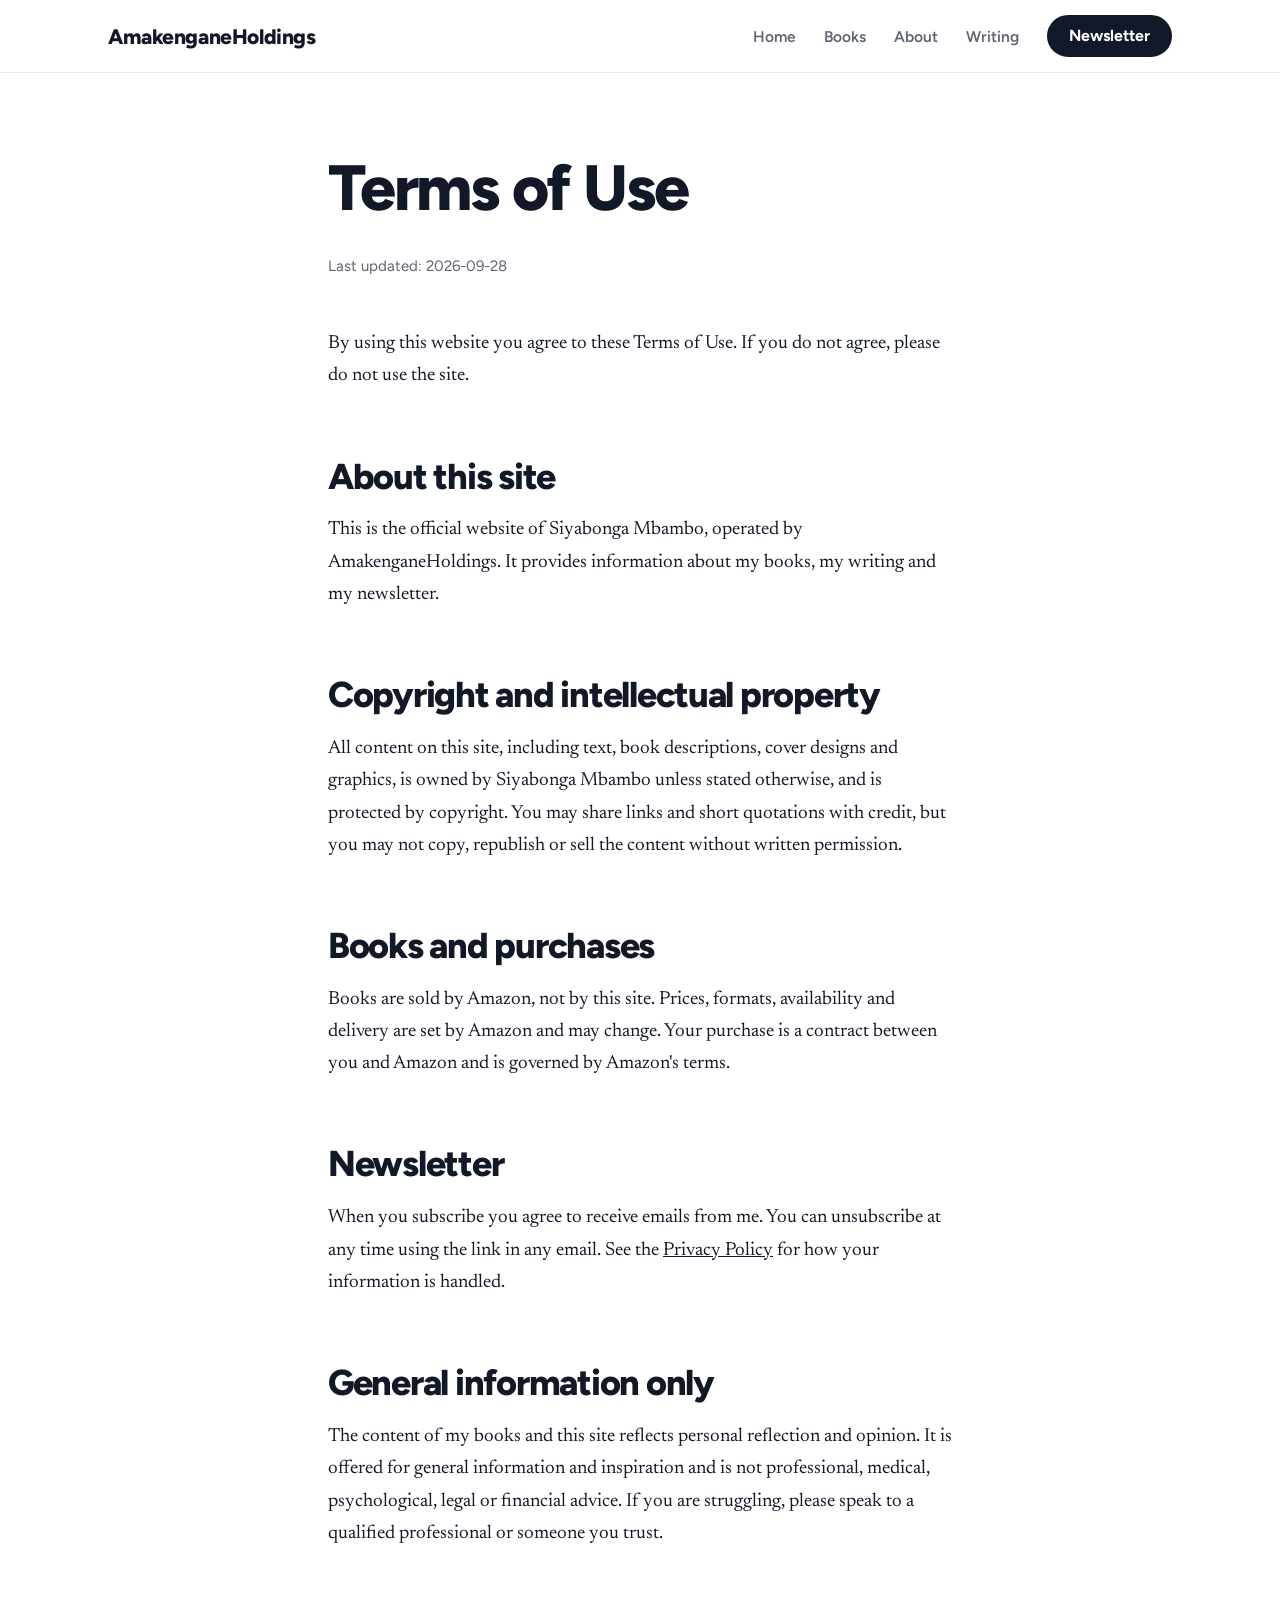
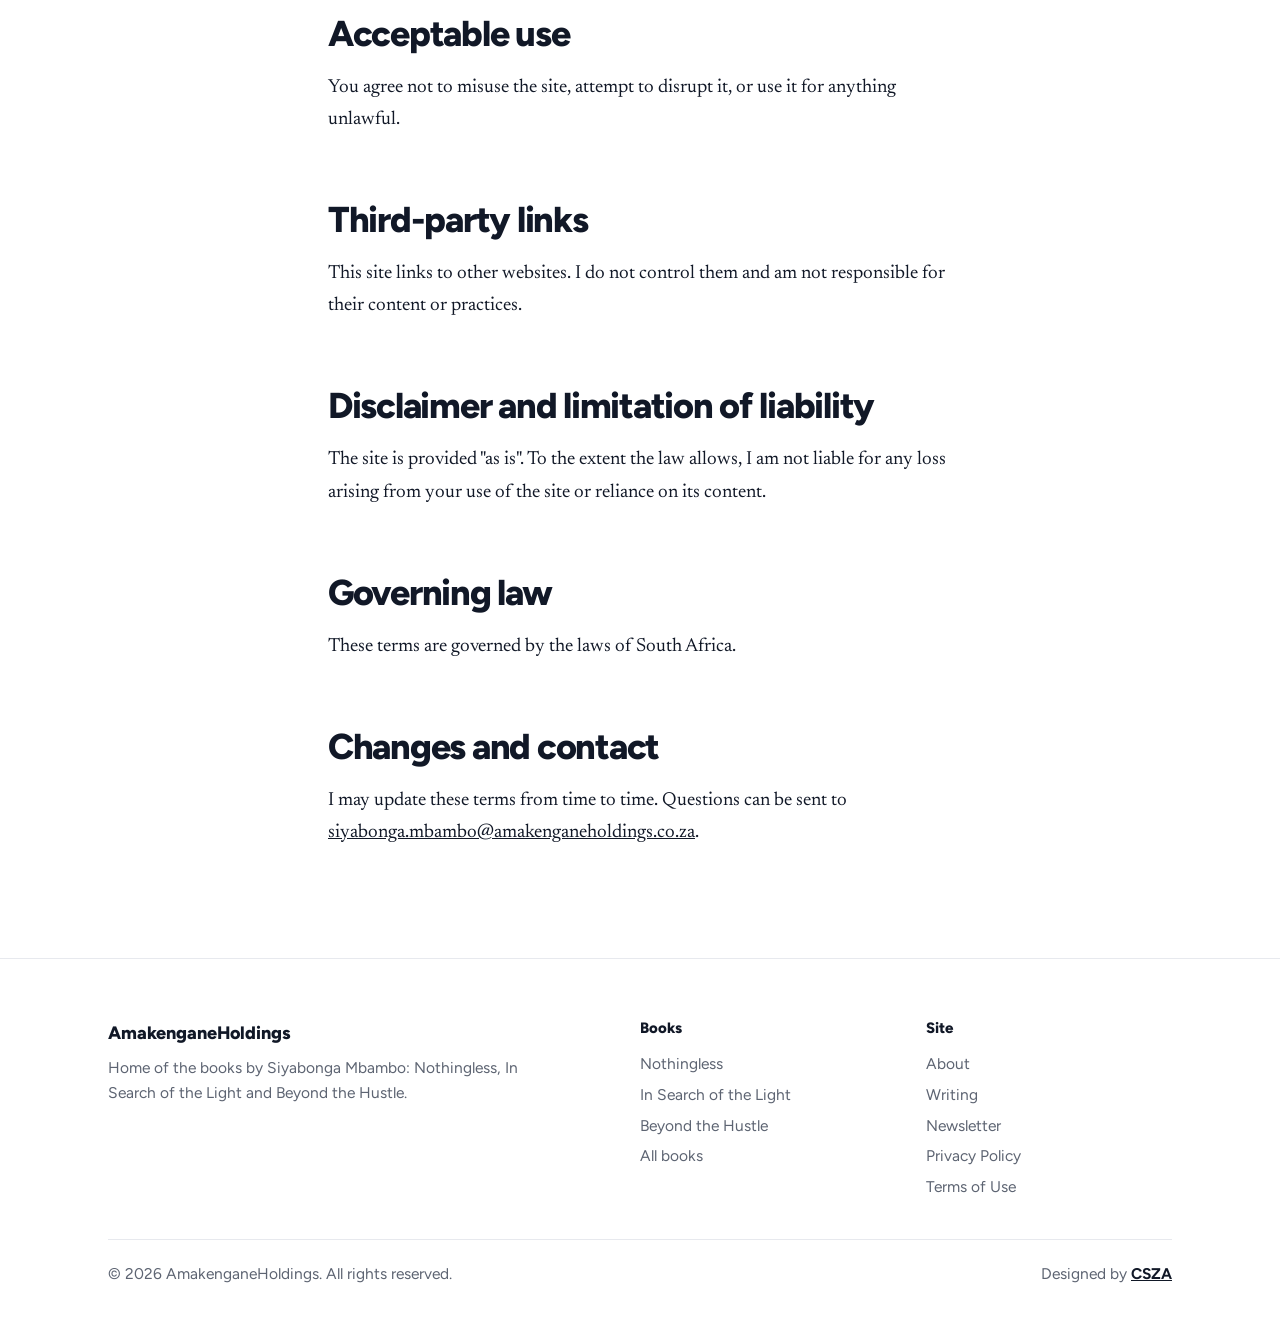
<file: terms.html>
<!doctype html>
<html lang="en"><head><meta charset="utf-8">
<meta name="viewport" content="width=device-width,initial-scale=1">
<title>Terms of Use | Siyabonga Mbambo</title>
<meta name="description" content="Terms of use for the official website of author Siyabonga Mbambo."><meta name="robots" content="index,follow,max-image-preview:large">
<link rel="canonical" href="https://www.amakenganeholdings.co.za/terms.html">
<meta name="author" content="Siyabonga Mbambo">
<meta property="og:type" content="website"><meta property="og:site_name" content="Siyabonga Mbambo">
<meta property="og:title" content="Terms of Use | Siyabonga Mbambo"><meta property="og:description" content="Terms of use for the official website of author Siyabonga Mbambo."><meta property="og:url" content="https://www.amakenganeholdings.co.za/terms.html">
<meta property="og:image" content="https://www.amakenganeholdings.co.za/og-image.png">
<meta name="twitter:card" content="summary_large_image"><meta name="twitter:title" content="Terms of Use | Siyabonga Mbambo"><meta name="twitter:description" content="Terms of use for the official website of author Siyabonga Mbambo.">
<meta name="newsletter-endpoint" content="https://formspree.io/f/mgavkwjn">
<link rel="icon" href="favicon.svg" type="image/svg+xml"><link rel="icon" href="favicon-32.png" sizes="32x32" type="image/png"><link rel="apple-touch-icon" href="apple-touch-icon.png">
<link rel="sitemap" type="application/xml" href="https://www.amakenganeholdings.co.za/sitemap.xml">
<link rel="preconnect" href="https://fonts.googleapis.com"><link rel="preconnect" href="https://fonts.gstatic.com" crossorigin>
<link href="https://fonts.googleapis.com/css2?family=Figtree:wght@500;600;700&family=Newsreader:ital,opsz,wght@0,6..72,400;0,6..72,600;1,6..72,400&display=swap" rel="stylesheet">
<link rel="stylesheet" href="style.css">
</head><body>
<a class="skip" href="#main">Skip to content</a>
<header class="site-header"><div class="wrap">
<a class="brand" href="index.html">AmakenganeHoldings</a>
<button class="menu-btn" aria-expanded="false" aria-controls="nav">Menu</button>
<nav class="nav" id="nav" aria-label="Main"><a href="index.html">Home</a><a href="books.html">Books</a><a href="about.html">About</a><a href="writing.html">Writing</a><a class="btn" href="index.html#newsletter" style="color:#fff">Newsletter</a></nav>
</div></header>
<main id="main"><section class="pagehead"><div class="narrow"><h1>Terms of Use</h1><p class="muted sans" style="font-size:15px">Last updated: 2026-09-28</p></div></section><section style="padding-top:8px"><div class="narrow prose">
<p>By using this website you agree to these Terms of Use. If you do not agree, please do not use the site.</p>
<h2>About this site</h2>
<p>This is the official website of Siyabonga Mbambo, operated by AmakenganeHoldings. It provides information about my books, my writing and my newsletter.</p>
<h2>Copyright and intellectual property</h2>
<p>All content on this site, including text, book descriptions, cover designs and graphics, is owned by Siyabonga Mbambo unless stated otherwise, and is protected by copyright. You may share links and short quotations with credit, but you may not copy, republish or sell the content without written permission.</p>
<h2>Books and purchases</h2>
<p>Books are sold by Amazon, not by this site. Prices, formats, availability and delivery are set by Amazon and may change. Your purchase is a contract between you and Amazon and is governed by Amazon's terms.</p>
<h2>Newsletter</h2>
<p>When you subscribe you agree to receive emails from me. You can unsubscribe at any time using the link in any email. See the <a href="privacy.html">Privacy Policy</a> for how your information is handled.</p>
<h2>General information only</h2>
<p>The content of my books and this site reflects personal reflection and opinion. It is offered for general information and inspiration and is not professional, medical, psychological, legal or financial advice. If you are struggling, please speak to a qualified professional or someone you trust.</p>
<h2>Acceptable use</h2>
<p>You agree not to misuse the site, attempt to disrupt it, or use it for anything unlawful.</p>
<h2>Third-party links</h2>
<p>This site links to other websites. I do not control them and am not responsible for their content or practices.</p>
<h2>Disclaimer and limitation of liability</h2>
<p>The site is provided "as is". To the extent the law allows, I am not liable for any loss arising from your use of the site or reliance on its content.</p>
<h2>Governing law</h2>
<p>These terms are governed by the laws of South Africa.</p>
<h2>Changes and contact</h2>
<p>I may update these terms from time to time. Questions can be sent to <a href="mailto:siyabonga.mbambo@amakenganeholdings.co.za">siyabonga.mbambo@amakenganeholdings.co.za</a>.</p></div></section></main>
<footer class="site-footer"><div class="wrap">
<div class="foot">
<div><p class="sans" style="font-weight:800;color:var(--ink);font-size:18px;margin-bottom:8px">AmakenganeHoldings</p>
<p style="max-width:28em">Home of the books by Siyabonga Mbambo: Nothingless, In Search of the Light and Beyond the Hustle.</p></div>
<div><h4>Books</h4><a href="nothingless.html">Nothingless</a><a href="in-search-of-the-light.html">In Search of the Light</a><a href="beyond-the-hustle.html">Beyond the Hustle</a><a href="books.html">All books</a></div>
<div><h4>Site</h4><a href="about.html">About</a><a href="writing.html">Writing</a><a href="index.html#newsletter">Newsletter</a><a href="privacy.html">Privacy Policy</a><a href="terms.html">Terms of Use</a></div>
</div>
<div class="legal"><span>&copy; 2026 AmakenganeHoldings. All rights reserved.</span>
<span>Designed by <a href="https://cloudsolutionsza.com" target="_blank" rel="noopener">CSZA</a></span></div>
</div></footer>
<script src="script.js" defer></script>
</body></html>
</file>
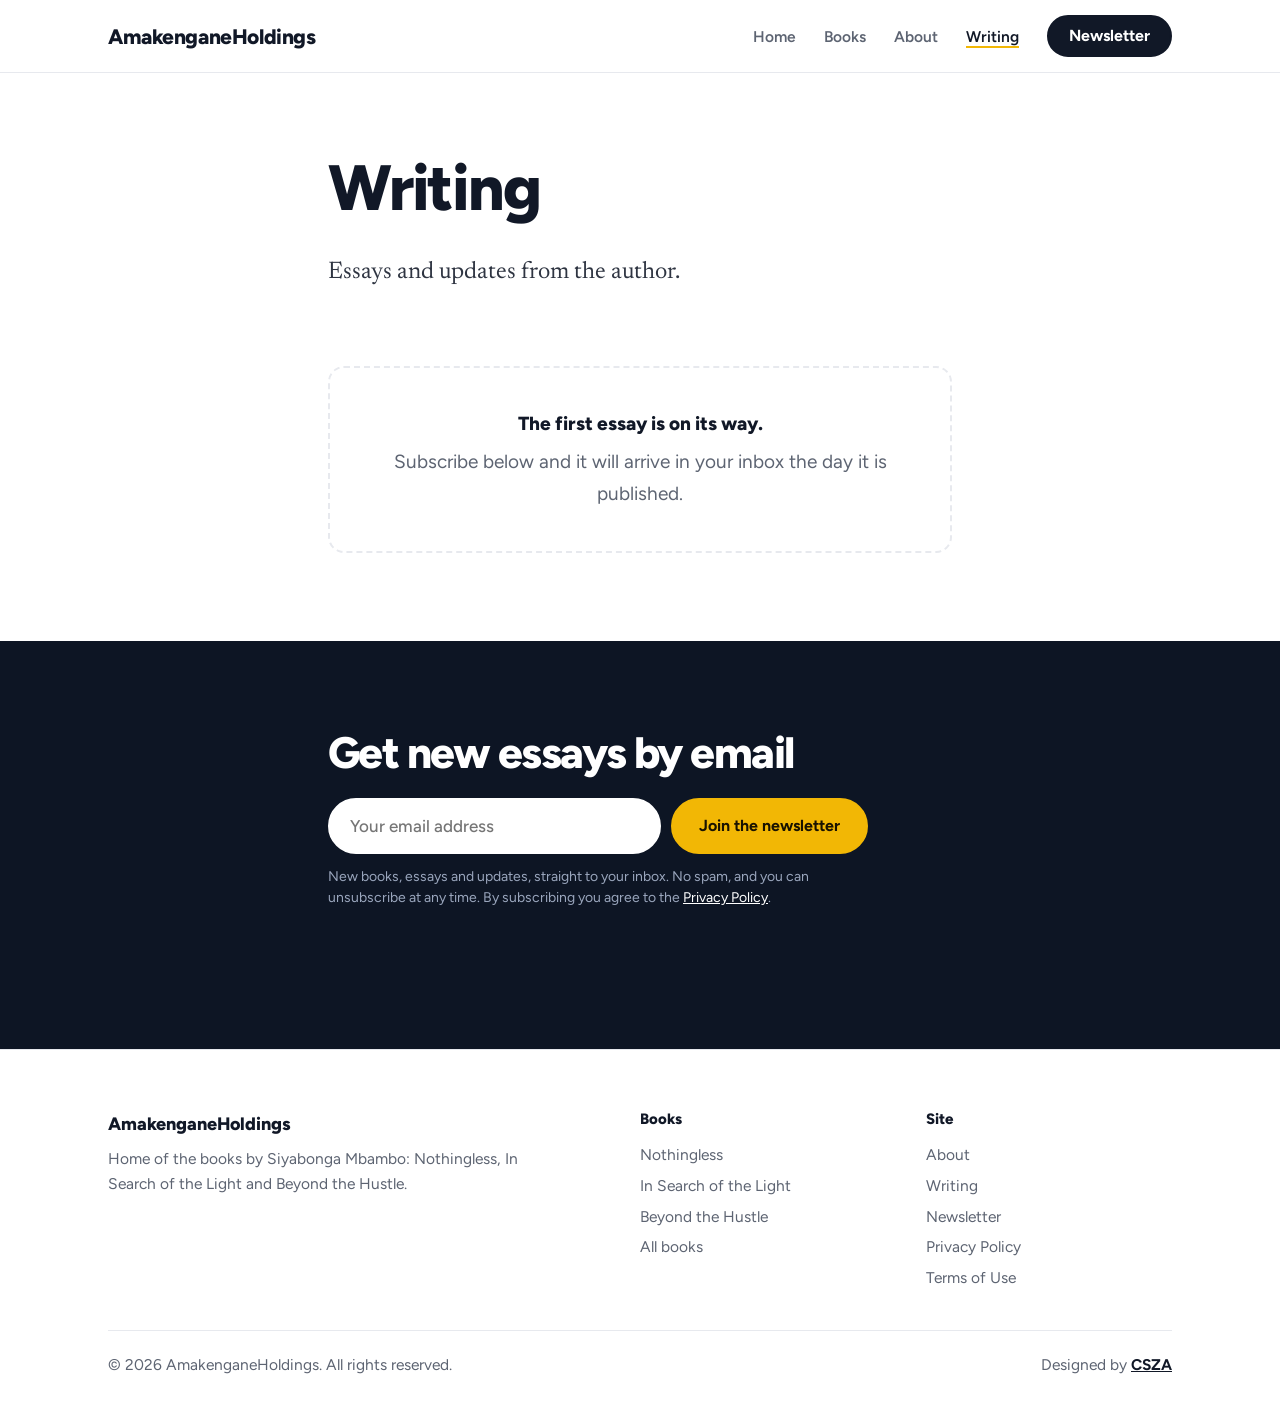
<file: writing.html>
<!doctype html>
<html lang="en"><head><meta charset="utf-8">
<meta name="viewport" content="width=device-width,initial-scale=1">
<title>Writing and Updates | Siyabonga Mbambo</title>
<meta name="description" content="Essays, updates and news from author Siyabonga Mbambo. Subscribe to get new posts by email."><meta name="keywords" content="Siyabonga Mbambo blog, Siyabonga Mbambo essays, author updates, newsletter"><meta name="robots" content="index,follow,max-image-preview:large">
<link rel="canonical" href="https://www.amakenganeholdings.co.za/writing.html">
<meta name="author" content="Siyabonga Mbambo">
<meta property="og:type" content="website"><meta property="og:site_name" content="Siyabonga Mbambo">
<meta property="og:title" content="Writing and Updates | Siyabonga Mbambo"><meta property="og:description" content="Essays, updates and news from author Siyabonga Mbambo. Subscribe to get new posts by email."><meta property="og:url" content="https://www.amakenganeholdings.co.za/writing.html">
<meta property="og:image" content="https://www.amakenganeholdings.co.za/og-image.png">
<meta name="twitter:card" content="summary_large_image"><meta name="twitter:title" content="Writing and Updates | Siyabonga Mbambo"><meta name="twitter:description" content="Essays, updates and news from author Siyabonga Mbambo. Subscribe to get new posts by email.">
<meta name="newsletter-endpoint" content="https://formspree.io/f/mgavkwjn">
<link rel="icon" href="favicon.svg" type="image/svg+xml"><link rel="icon" href="favicon-32.png" sizes="32x32" type="image/png"><link rel="apple-touch-icon" href="apple-touch-icon.png">
<link rel="sitemap" type="application/xml" href="https://www.amakenganeholdings.co.za/sitemap.xml">
<link rel="preconnect" href="https://fonts.googleapis.com"><link rel="preconnect" href="https://fonts.gstatic.com" crossorigin>
<link href="https://fonts.googleapis.com/css2?family=Figtree:wght@500;600;700&family=Newsreader:ital,opsz,wght@0,6..72,400;0,6..72,600;1,6..72,400&display=swap" rel="stylesheet">
<link rel="stylesheet" href="style.css"><script type="application/ld+json">{"@context": "https://schema.org", "@type": "BreadcrumbList", "itemListElement": [{"@type": "ListItem", "position": 1, "name": "Home", "item": "https://www.amakenganeholdings.co.za/"}, {"@type": "ListItem", "position": 2, "name": "Writing", "item": "https://www.amakenganeholdings.co.za/writing.html"}]}</script>
</head><body>
<a class="skip" href="#main">Skip to content</a>
<header class="site-header"><div class="wrap">
<a class="brand" href="index.html">AmakenganeHoldings</a>
<button class="menu-btn" aria-expanded="false" aria-controls="nav">Menu</button>
<nav class="nav" id="nav" aria-label="Main"><a href="index.html">Home</a><a href="books.html">Books</a><a href="about.html">About</a><a href="writing.html" aria-current="page">Writing</a><a class="btn" href="index.html#newsletter" style="color:#fff">Newsletter</a></nav>
</div></header>
<main id="main"><section class="pagehead"><div class="narrow"><h1>Writing</h1><p class="lead">Essays and updates from the author.</p></div></section>
<section style="padding-top:24px"><div class="narrow"><div class="empty"><p style="margin:0 0 6px;font-weight:800;color:var(--ink)">The first essay is on its way.</p><p style="margin:0">Subscribe below and it will arrive in your inbox the day it is published.</p></div></div></section>
<section class="band"><div class="narrow"><h2>Get new essays by email</h2><div><form class="signup" novalidate>
<label class="skip" for="em-d">Email address</label>
<input id="em-d" type="email" name="email" placeholder="Your email address" autocomplete="email" required>
<input class="hp" type="text" name="website" tabindex="-1" autocomplete="off" aria-hidden="true">
<button class="btn gold" type="submit">Join the newsletter</button></form>
<p class="form-note">New books, essays and updates, straight to your inbox. No spam, and you can unsubscribe at any time. By subscribing you agree to the <a href="privacy.html">Privacy Policy</a>.</p>
<p class="form-msg" role="status" aria-live="polite"></p></div></div></section></main>
<footer class="site-footer"><div class="wrap">
<div class="foot">
<div><p class="sans" style="font-weight:800;color:var(--ink);font-size:18px;margin-bottom:8px">AmakenganeHoldings</p>
<p style="max-width:28em">Home of the books by Siyabonga Mbambo: Nothingless, In Search of the Light and Beyond the Hustle.</p></div>
<div><h4>Books</h4><a href="nothingless.html">Nothingless</a><a href="in-search-of-the-light.html">In Search of the Light</a><a href="beyond-the-hustle.html">Beyond the Hustle</a><a href="books.html">All books</a></div>
<div><h4>Site</h4><a href="about.html">About</a><a href="writing.html">Writing</a><a href="index.html#newsletter">Newsletter</a><a href="privacy.html">Privacy Policy</a><a href="terms.html">Terms of Use</a></div>
</div>
<div class="legal"><span>&copy; 2026 AmakenganeHoldings. All rights reserved.</span>
<span>Designed by <a href="https://cloudsolutionsza.com" target="_blank" rel="noopener">CSZA</a></span></div>
</div></footer>
<script src="script.js" defer></script>
</body></html>
</file>
<file: style.css>
:root{--bg:#fff;--ink:#111827;--muted:#5d6472;--line:#e7e9ee;--soft:#f6f7f9;--gold:#f2b705;--gold-d:#c99500;--night:#0d1524;
--serif:'Newsreader',Georgia,'Times New Roman',serif;--sans:'Figtree',system-ui,-apple-system,'Segoe UI',Roboto,Helvetica,Arial,sans-serif}
*{box-sizing:border-box}html{scroll-behavior:smooth}
body{margin:0;background:var(--bg);color:var(--ink);font:400 19px/1.7 var(--serif);-webkit-font-smoothing:antialiased}
img{max-width:100%;display:block}a{color:inherit}
:focus-visible{outline:3px solid var(--gold);outline-offset:3px;border-radius:4px}
.wrap{max-width:1120px;margin:0 auto;padding:0 28px}.narrow{max-width:680px;margin:0 auto;padding:0 28px}
.skip{position:absolute;left:-999px;top:8px;background:var(--ink);color:#fff;padding:8px 14px;border-radius:6px;z-index:99}.skip:focus{left:8px}
.site-header{background:#fff;position:sticky;top:0;z-index:20;border-bottom:1px solid var(--line)}
.site-header .wrap{display:flex;align-items:center;justify-content:space-between;height:72px}
.brand{font:800 21px/1 var(--sans);text-decoration:none;letter-spacing:-.02em}
.nav{display:flex;align-items:center;gap:28px;font:600 15.5px var(--sans)}
.nav a{text-decoration:none;color:var(--muted)}.nav a:hover,.nav a[aria-current=page]{color:var(--ink)}
.nav a[aria-current=page]{box-shadow:0 2px 0 var(--gold)}
.btn{display:inline-block;font:700 16px/1 var(--sans);padding:16px 26px;border-radius:999px;text-decoration:none;border:2px solid var(--ink);background:var(--ink);color:#fff;cursor:pointer;transition:transform .15s,background .15s}
.btn:hover{transform:translateY(-2px)}
.btn.gold{background:var(--gold);border-color:var(--gold);color:#1a1300}.btn.gold:hover{background:#ffc82e}
.btn.ghost{background:transparent;color:var(--ink)}.btn.ghost:hover{background:rgba(17,24,39,.06)}
.nav .btn{padding:11px 20px;color:#fff}.nav .btn:hover{color:#fff}
.menu-btn{display:none;background:none;border:0;font:700 15px var(--sans);padding:10px;cursor:pointer}
h1,h2,h3{font-family:var(--sans);line-height:1.08;letter-spacing:-.035em;margin:0 0 .5em;font-weight:800}
h1{font-size:clamp(38px,5.4vw,64px)}h2{font-size:clamp(30px,4vw,44px)}h3{font-size:24px;letter-spacing:-.02em;line-height:1.2}
p{margin:0 0 1.1em}.lead{font-size:clamp(20px,2.3vw,24px);color:#2f3542;line-height:1.55}
.muted{color:var(--muted)}.sans{font-family:var(--sans)}
section{padding:88px 0}.tint{background:var(--soft)}
/* real covers */
.bookimg{display:block;width:100%;height:auto;border-radius:3px 8px 8px 3px;box-shadow:0 1px 2px rgba(0,0,0,.2),0 14px 28px -8px rgba(17,24,39,.35),0 40px 70px -30px rgba(17,24,39,.55)}
a.coverlink{display:block;text-decoration:none;transition:transform .25s}a.coverlink:hover{transform:translateY(-6px) rotate(-.6deg)}
/* home hero */
.hero{padding:72px 0 88px;background:linear-gradient(180deg,#fff 0%,#faf6ee 100%);overflow:hidden}
.hero .wrap{display:grid;grid-template-columns:.95fr 1.05fr;gap:56px;align-items:center}
.hero h1{margin-bottom:.4em}.hero .lead{max-width:30em;margin-bottom:1.6em}
.stack{position:relative;height:400px}
.stack a{position:absolute;width:31.5%}
.stack .s1{left:0;top:56px}
.stack .s3{left:34.25%;top:0}
.stack .s2{left:68.5%;top:56px}
.stack a:hover{transform:translateY(-6px)}
/* signup */
.signup{display:flex;gap:10px;flex-wrap:wrap;max-width:540px}
.signup input[type=email]{flex:1 1 240px;font:500 17px var(--sans);padding:16px 20px;border:2px solid var(--ink);border-radius:999px;background:#fff;color:var(--ink)}
.signup .hp{position:absolute;left:-9999px}
.form-note{font:14px/1.5 var(--sans);color:var(--muted);margin-top:12px;max-width:540px}
.form-msg{font:700 15px var(--sans);margin-top:12px;min-height:1.4em}.form-msg.ok{color:#1c7a3e}.form-msg.err{color:#b3261e}
.band{background:var(--night);color:#fff;padding:88px 0}.band h2{color:#fff}.band .lead{color:#c9d1e0}.band .form-note{color:#9aa6bd}
.band .signup input[type=email]{border-color:#fff}.band .form-note a{color:#fff}
/* featured book rows */
.feature{padding:96px 0}
.feature .wrap{display:grid;grid-template-columns:400px 1fr;gap:80px;align-items:center}
.feature.flip .wrap{grid-template-columns:1fr 400px}.feature.flip .fimg{order:2}
.feature h2{font-size:clamp(34px,4.6vw,56px)}
.facts{display:flex;flex-wrap:wrap;gap:8px 22px;font:600 15px var(--sans);color:var(--muted);margin:0 0 26px}
.facts b{color:var(--ink)}
.actions{display:flex;gap:12px;flex-wrap:wrap;margin-top:10px}
/* book page */
.bhero{padding:64px 0 88px}
.bhero .wrap{display:grid;grid-template-columns:430px 1fr;gap:80px;align-items:center}
.crumbs{font:600 14.5px var(--sans);color:var(--muted);margin-bottom:20px}.crumbs a{color:var(--muted)}
.price{font:800 34px/1 var(--sans);letter-spacing:-.02em;margin:26px 0 22px}.price small{font:600 15px var(--sans);color:var(--muted);letter-spacing:0;margin-left:8px}
.chips{display:flex;flex-wrap:wrap;gap:10px;margin:0 0 28px;padding:0;list-style:none;font:600 14.5px var(--sans)}
.chips li{background:rgba(255,255,255,.7);border:1px solid rgba(17,24,39,.12);border-radius:999px;padding:8px 16px}
.meta{width:100%;border-collapse:collapse;font:16px var(--sans)}
.meta th,.meta td{text-align:left;padding:13px 0;border-bottom:1px solid var(--line);vertical-align:top}
.meta th{width:34%;font-weight:600;color:var(--muted)}
.todo{background:#fff3c4;border-radius:4px;padding:1px 7px;color:#6b5200;font-weight:600}
.stars{display:inline-flex;color:var(--gold-d);font-size:20px;letter-spacing:1px;vertical-align:middle}
.themes{display:grid;grid-template-columns:repeat(3,1fr);gap:40px;margin-top:40px}
.themes h3{border-top:4px solid var(--gold);padding-top:16px}.themes p{color:#2f3542;font-size:18px}
.checks{list-style:none;padding:0;margin:0}.checks li{padding:14px 0 14px 34px;position:relative;border-bottom:1px solid var(--line)}
.checks li::before{content:"";position:absolute;left:4px;top:25px;width:12px;height:12px;background:var(--gold);border-radius:50%}
.prose h2{margin-top:1.8em;font-size:clamp(28px,3.4vw,36px)}.prose h3{margin-top:1.6em}.prose ul{padding-left:1.2em}.prose li{margin-bottom:.4em}
.pagehead{padding:80px 0 24px}.pagehead p{max-width:34em}
.callout{border-left:4px solid var(--gold);padding:6px 0 6px 22px;font-size:26px;line-height:1.4;margin:1.6em 0;font-style:italic}
.empty{border:2px dashed var(--line);border-radius:16px;padding:40px;text-align:center;font-family:var(--sans);color:var(--muted)}
.alsogrid{display:grid;grid-template-columns:1fr 1fr;gap:40px;max-width:760px}
.also{display:grid;grid-template-columns:150px 1fr;gap:28px;align-items:center}
.also .btn{padding:12px 18px;font-size:14.5px;white-space:nowrap}
.site-footer{border-top:1px solid var(--line);padding:60px 0 32px;font:15.5px/1.6 var(--sans);color:var(--muted)}
.foot{display:grid;grid-template-columns:2fr 1fr 1fr;gap:40px}
.foot h4{font:800 15px var(--sans);color:var(--ink);margin:0 0 12px}.foot a{display:block;text-decoration:none;padding:3px 0}.foot a:hover{color:var(--ink);text-decoration:underline}
.legal{border-top:1px solid var(--line);margin-top:36px;padding-top:22px;display:flex;justify-content:space-between;gap:12px;flex-wrap:wrap}
.legal a{display:inline;color:var(--ink);font-weight:700}
@media(max-width:900px){
 body{font-size:17.5px}section{padding:56px 0}
 .hero{padding:40px 0 56px}.hero .wrap,.feature .wrap,.feature.flip .wrap,.bhero .wrap{grid-template-columns:1fr;gap:36px}
 .feature{padding:56px 0}.feature.flip .fimg{order:0}.feature .fimg,.bhero .fimg{max-width:300px}
 .stack{height:230px;width:100%;max-width:440px;margin:0 auto}.stack a{width:31.5%}.stack .s1,.stack .s2{top:34px}
 .themes,.foot{grid-template-columns:1fr;gap:36px}.alsogrid{grid-template-columns:1fr;gap:32px}.also{grid-template-columns:100px 1fr;gap:20px}
 .menu-btn{display:block}
 .nav{display:none;position:absolute;left:0;right:0;top:72px;background:#fff;border-bottom:1px solid var(--line);flex-direction:column;align-items:stretch;gap:0;padding:8px 28px 18px}
 .nav.open{display:flex}.nav a{padding:12px 0}.nav .btn{text-align:center;margin-top:8px}
}
@media(prefers-reduced-motion:reduce){*{transition:none!important;scroll-behavior:auto!important}}
</file>
